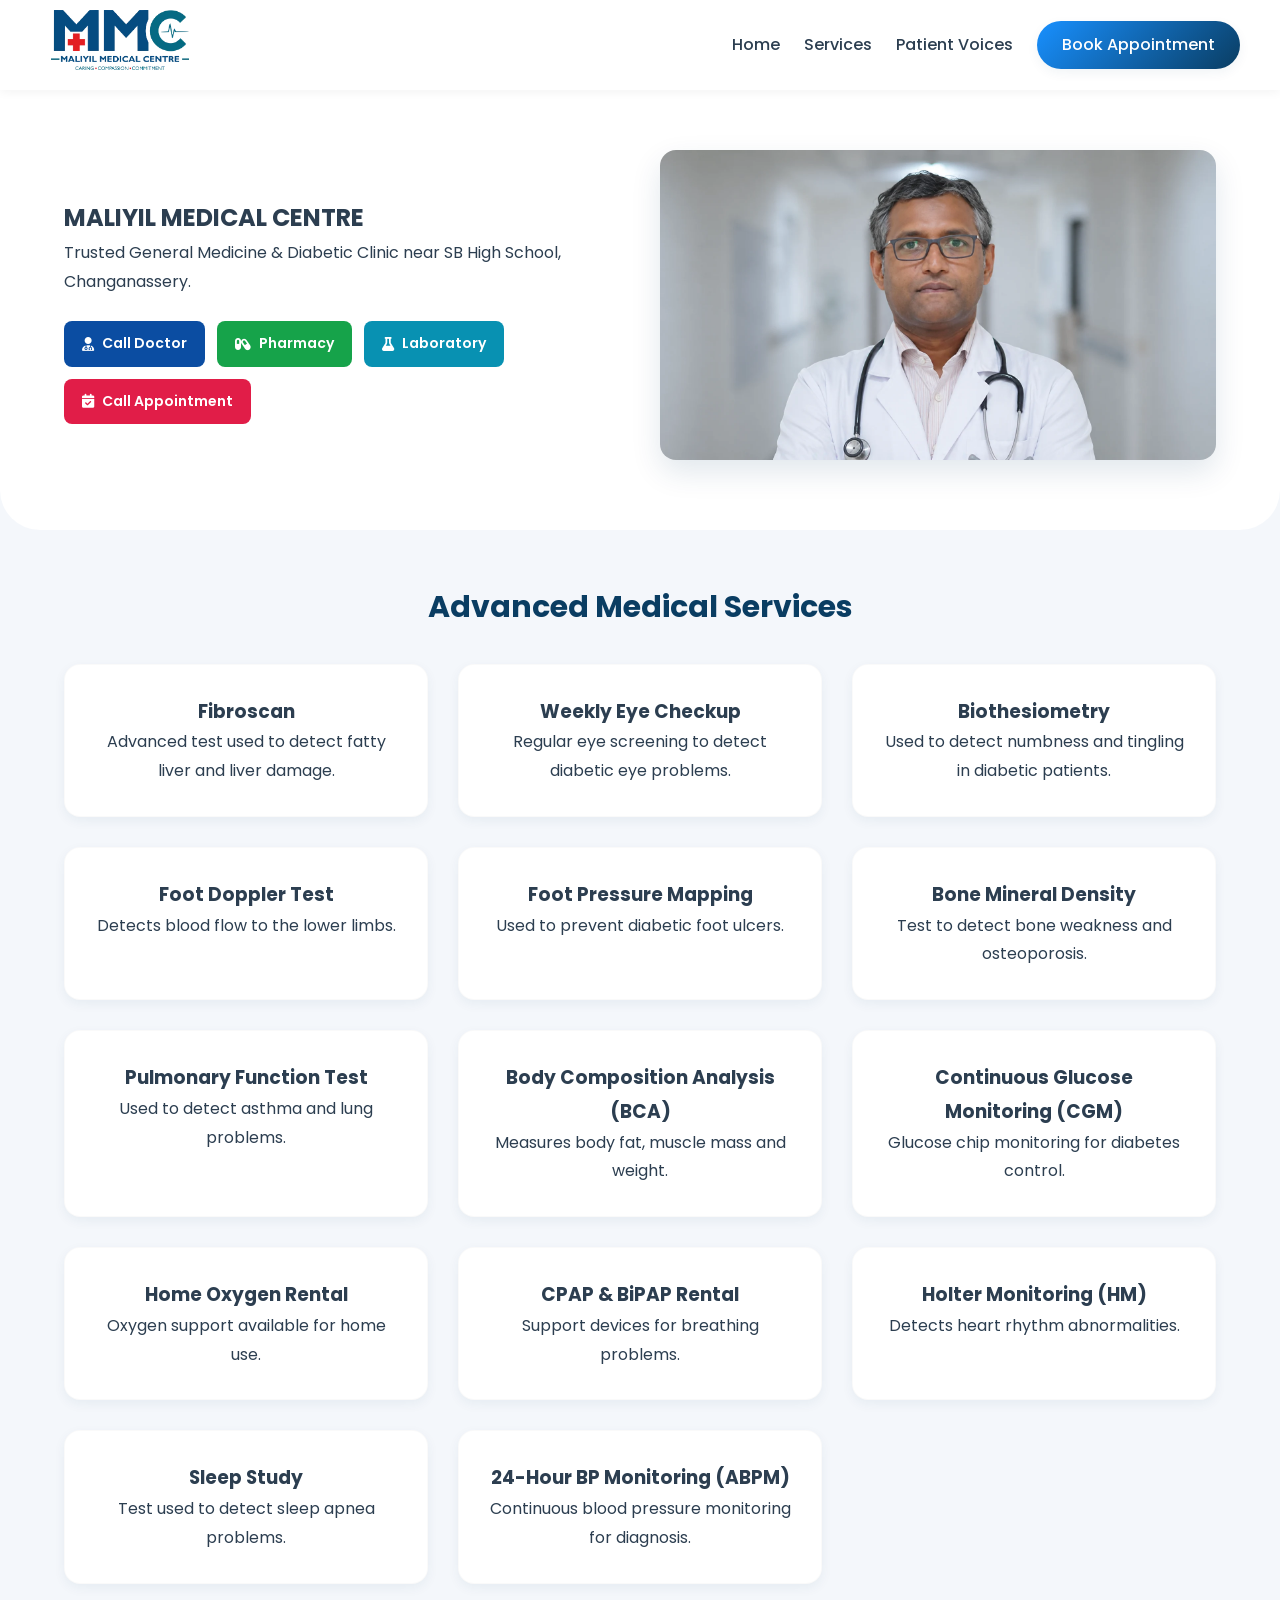
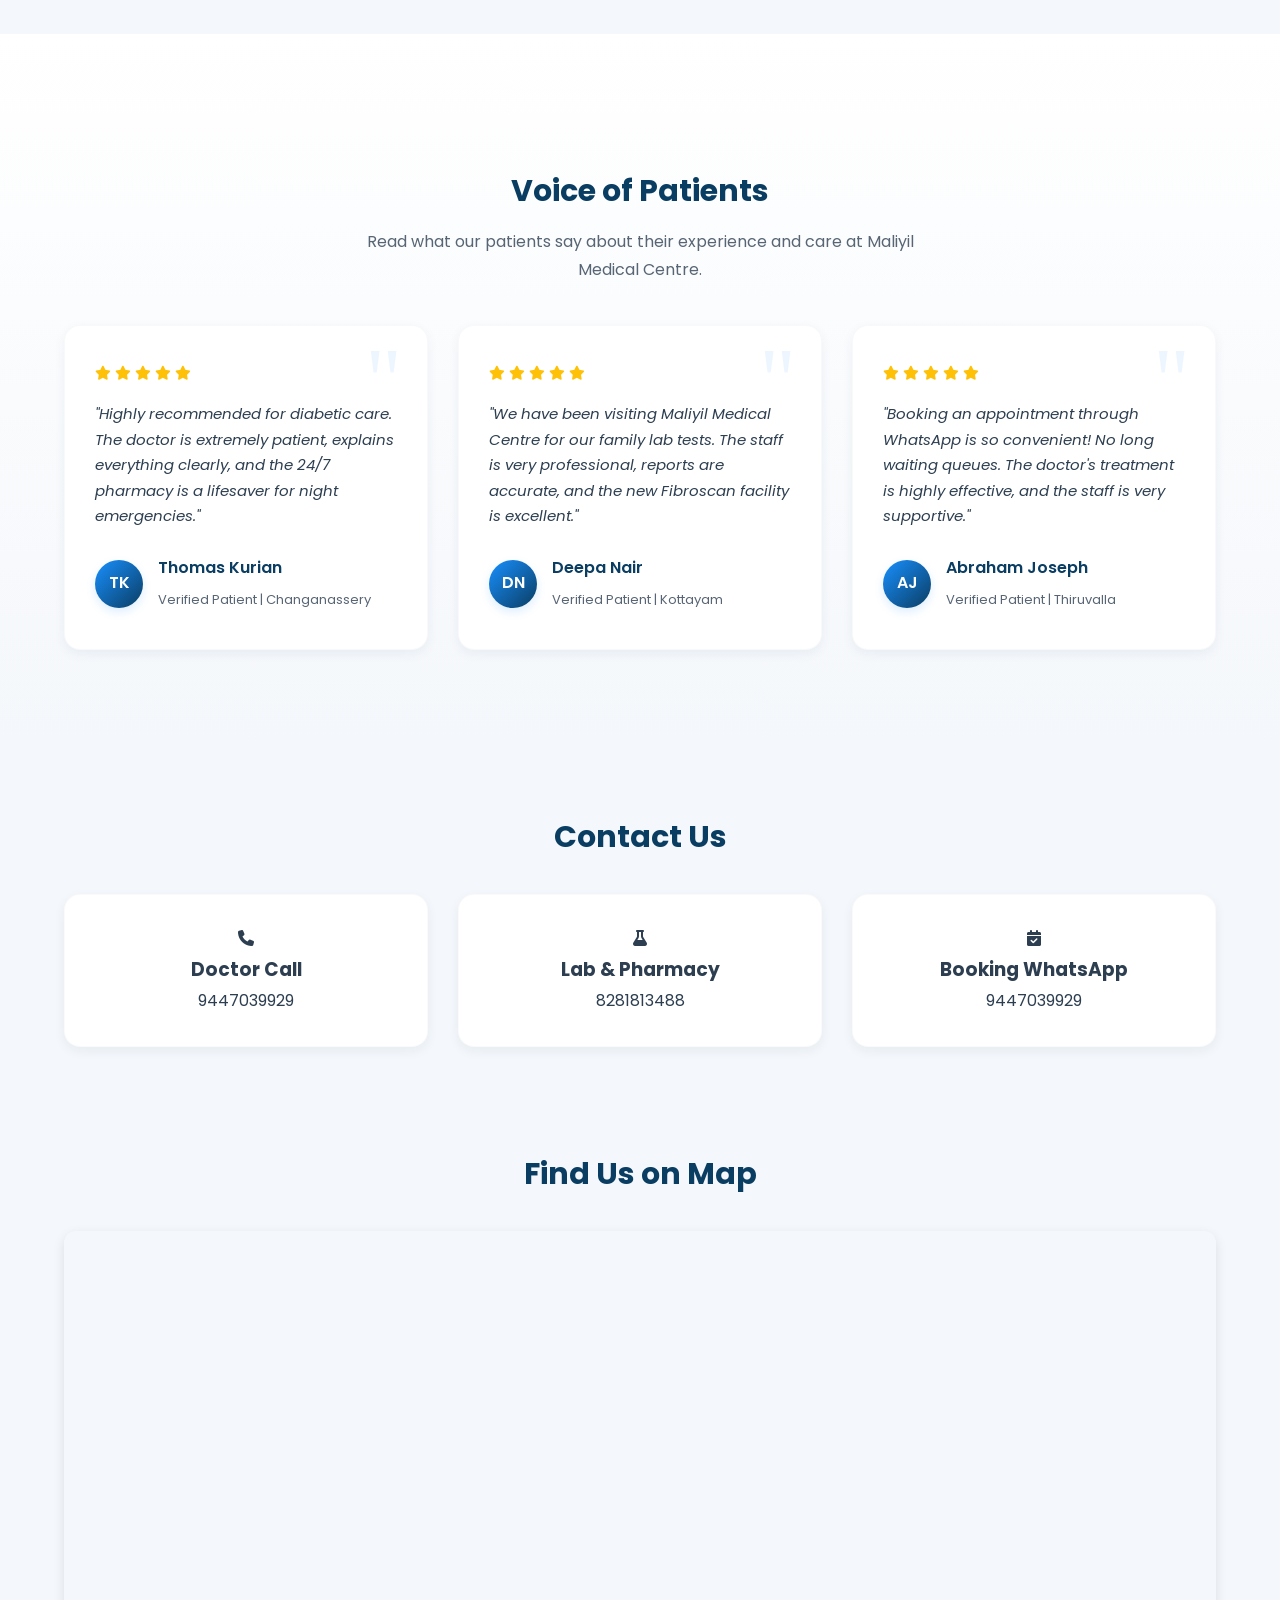
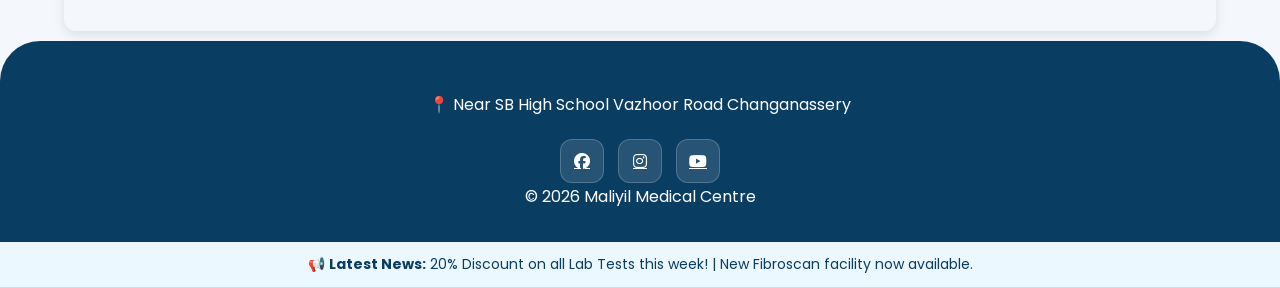
<file: index.html>
<!DOCTYPE html>
<html lang="en">

<head>

  <meta charset="UTF-8">
  <meta name="viewport" content="width=device-width, initial-scale=1.0">

  <title>Maliyil Medical Centre | Trusted Healthcare in Changanassery</title>
  <meta name="description"
    content="Maliyil Medical Centre in Changanassery offers expert medical treatments, advanced laboratory services, and a 24/7 pharmacy. Quality healthcare since 1991.">
  <meta name="keywords"
    content="Maliyil Medical Centre, Hospital in Changanassery, Lab services Kottayam, 24/7 Pharmacy Kerala, Medical clinic">

  <meta property="og:type" content="website">
  <meta property="og:url" content="https://maliyilmed.in/">
  <meta property="og:title" content="Maliyil Medical Centre | Trusted Healthcare">
  <meta property="og:description"
    content="Expert medical care, advanced lab, and 24/7 pharmacy services at Maliyil Medical Centre, Changanassery.">
  <meta property="og:image" content="https://maliyilmed.in/images/og-image.jpg">
  <link rel="stylesheet" href="style.css">

  <link href="https://fonts.googleapis.com/css2?family=Poppins:wght@300;400;500;600;700&display=swap" rel="stylesheet">

  <link rel="stylesheet" href="https://cdnjs.cloudflare.com/ajax/libs/font-awesome/6.5.0/css/all.min.css">
  <link rel="icon" type="image/png" href="images/favicon.png">
</head>

<body>

  <!-- HEADER -->

  <header class="header">

    <div class="container header-container">

      <!-- LOGO -->

      <div class="logo">
        <img src="images/logo.webp" alt="Maliyil Medical Centre" width="160" height="60">
      </div>

      <!-- MOBILE MENU BUTTON -->

      <div class="menu-toggle" id="menu-toggle">

        <i class="fa-solid fa-bars"></i>

      </div>

      <!-- NAVIGATION -->

      <nav class="nav" id="nav-menu">

        <a href="index.html">Home</a>

        <a href="services.html">Services</a>

        <a href="#testimonials">Patient Voices</a>

        <a href="contact.html" class="btn-main">
          Book Appointment
        </a>

      </nav>

    </div>

  </header>



  <!-- HERO SECTION -->

  <section class="hero">

    <div class="container hero-grid">

      <div>

        <h1>
          MALIYIL MEDICAL CENTRE
        </h1>

        <p>
          Trusted General Medicine & Diabetic Clinic
          near SB High School, Changanassery.
        </p>

        <div class="hero-buttons">

          <a href="tel:9447039929" class="call-btn doctor">
            <i class="fa-solid fa-user-doctor"></i>
            Call Doctor
          </a>

          <a href="tel:8281813488" class="call-btn pharmacy">
            <i class="fa-solid fa-capsules"></i>
            Pharmacy
          </a>

          <a href="tel:8281813488" class="call-btn lab">
            <i class="fa-solid fa-flask"></i>
            Laboratory
          </a>

          <a href="tel:9447039929" class="call-btn appointment">

            <i class="fa-solid fa-calendar-check"></i>
            Call Appointment

          </a>


        </div>

      </div>

      <div>

        <img src="images/doctor.webp" alt="Doctor Consultation">

      </div>

    </div>

  </section>



  <!-- TITLE -->

  <section class="services">

    <div class="container">

      <h2 class="section-title">

        Advanced Medical Services

      </h2>



      <div class="services-grid">

        <!-- Fibroscan -->

        <div class="service-card">

          <h3>Fibroscan</h3>

          <p>

            Advanced test used to detect
            fatty liver and liver damage.

          </p>

        </div>



        <!-- Eye Check -->

        <div class="service-card">

          <h3>Weekly Eye Checkup</h3>

          <p>

            Regular eye screening to
            detect diabetic eye problems.

          </p>

        </div>



        <!-- Biothesiometry -->

        <div class="service-card">

          <h3>Biothesiometry</h3>

          <p>

            Used to detect numbness
            and tingling in diabetic patients.

          </p>

        </div>



        <!-- Foot Doppler -->

        <div class="service-card">

          <h3>Foot Doppler Test</h3>

          <p>

            Detects blood flow to the
            lower limbs.

          </p>

        </div>



        <!-- Foot Pressure -->

        <div class="service-card">

          <h3>Foot Pressure Mapping</h3>

          <p>

            Used to prevent diabetic
            foot ulcers.

          </p>

        </div>



        <!-- Bone -->

        <div class="service-card">

          <h3>Bone Mineral Density</h3>

          <p>

            Test to detect bone weakness
            and osteoporosis.

          </p>

        </div>



        <!-- Pulmonary -->

        <div class="service-card">

          <h3>Pulmonary Function Test</h3>

          <p>

            Used to detect asthma
            and lung problems.

          </p>

        </div>



        <!-- Body Composition -->

        <div class="service-card">

          <h3>Body Composition Analysis (BCA)</h3>

          <p>

            Measures body fat,
            muscle mass and weight.

          </p>

        </div>



        <!-- CGM -->

        <div class="service-card">

          <h3>Continuous Glucose Monitoring (CGM)</h3>

          <p>

            Glucose chip monitoring
            for diabetes control.

          </p>

        </div>



        <!-- Oxygen -->

        <div class="service-card">

          <h3>Home Oxygen Rental</h3>

          <p>

            Oxygen support available
            for home use.

          </p>

        </div>



        <!-- CPAP -->

        <div class="service-card">

          <h3>CPAP & BiPAP Rental</h3>

          <p>

            Support devices for
            breathing problems.

          </p>

        </div>



        <!-- Holter -->

        <div class="service-card">

          <h3>Holter Monitoring (HM)</h3>

          <p>

            Detects heart rhythm
            abnormalities.

          </p>

        </div>



        <!-- Sleep Study -->

        <div class="service-card">

          <h3>Sleep Study</h3>

          <p>

            Test used to detect
            sleep apnea problems.

          </p>

        </div>



        <!-- ABPM -->

        <div class="service-card">

          <h3>24-Hour BP Monitoring (ABPM)</h3>

          <p>

            Continuous blood pressure
            monitoring for diagnosis.

          </p>

        </div>



      </div>

    </div>

  </section>

  <!-- VOICE OF PATIENTS (TESTIMONIALS) -->
  <section class="testimonials" id="testimonials">
    <div class="container">
      <h2 class="section-title">Voice of Patients</h2>
      <p class="testimonials-subtitle">
        Read what our patients say about their experience and care at Maliyil Medical Centre.
      </p>

      <div class="testimonials-grid">
        <!-- Testimonial 1 -->
        <div class="testimonial-card">
          <div>
            <div class="testimonial-stars">
              <i class="fa-solid fa-star"></i>
              <i class="fa-solid fa-star"></i>
              <i class="fa-solid fa-star"></i>
              <i class="fa-solid fa-star"></i>
              <i class="fa-solid fa-star"></i>
            </div>
            <p class="testimonial-text">
              "Highly recommended for diabetic care. The doctor is extremely patient, explains everything clearly, and the 24/7 pharmacy is a lifesaver for night emergencies."
            </p>
          </div>
          <div class="testimonial-user">
            <div class="testimonial-avatar">TK</div>
            <div class="testimonial-info">
              <h4>Thomas Kurian</h4>
              <span>Verified Patient | Changanassery</span>
            </div>
          </div>
        </div>

        <!-- Testimonial 2 -->
        <div class="testimonial-card">
          <div>
            <div class="testimonial-stars">
              <i class="fa-solid fa-star"></i>
              <i class="fa-solid fa-star"></i>
              <i class="fa-solid fa-star"></i>
              <i class="fa-solid fa-star"></i>
              <i class="fa-solid fa-star"></i>
            </div>
            <p class="testimonial-text">
              "We have been visiting Maliyil Medical Centre for our family lab tests. The staff is very professional, reports are accurate, and the new Fibroscan facility is excellent."
            </p>
          </div>
          <div class="testimonial-user">
            <div class="testimonial-avatar">DN</div>
            <div class="testimonial-info">
              <h4>Deepa Nair</h4>
              <span>Verified Patient | Kottayam</span>
            </div>
          </div>
        </div>

        <!-- Testimonial 3 -->
        <div class="testimonial-card">
          <div>
            <div class="testimonial-stars">
              <i class="fa-solid fa-star"></i>
              <i class="fa-solid fa-star"></i>
              <i class="fa-solid fa-star"></i>
              <i class="fa-solid fa-star"></i>
              <i class="fa-solid fa-star"></i>
            </div>
            <p class="testimonial-text">
              "Booking an appointment through WhatsApp is so convenient! No long waiting queues. The doctor's treatment is highly effective, and the staff is very supportive."
            </p>
          </div>
          <div class="testimonial-user">
            <div class="testimonial-avatar">AJ</div>
            <div class="testimonial-info">
              <h4>Abraham Joseph</h4>
              <span>Verified Patient | Thiruvalla</span>
            </div>
          </div>
        </div>
      </div>
    </div>
  </section>

  <!-- CONTACT QUICK -->

  <section class="contact">

    <div class="container">

      <h2 class="section-title">

        Contact Us

      </h2>

      <div class="contact-grid">

        <div class="contact-card">

          <i class="fa-solid fa-phone"></i>

          <h3>Doctor Call</h3>

          <p>

            9447039929

          </p>

        </div>



        <div class="contact-card">

          <i class="fa-solid fa-flask"></i>

          <h3>Lab & Pharmacy</h3>

          <p>

            8281813488

          </p>

        </div>



        <div class="contact-card">

          <i class="fa-solid fa-calendar-check"></i>

          <h3>Booking WhatsApp</h3>

          <p>

            9447039929

          </p>

        </div>

      </div>

      <div style="margin-top:50px;">

        <h2 class="section-title">Find Us on Map</h2>

        <iframe
          src="https://www.google.com/maps/embed?pb=!1m14!1m8!1m3!1d1099.1282181165736!2d76.5483012987372!3d9.453321953961831!3m2!1i1024!2i768!4f13.1!3m3!1m2!1s0x3b0625fd7ff3248b%3A0x5011b2dc73ebc284!2sMaliyil%20Medical%20centre!5e1!3m2!1sen!2sin!4v1778557813801!5m2!1sen!2sin"
          width="100%" height="400" style="border:0; border-radius: 12px; box-shadow: 0 4px 12px rgba(0,0,0,0.1);"
          allowfullscreen="" loading="lazy"></iframe>

      </div>

    </div>

  </section>



  <!-- FOOTER -->

  <footer class="footer">

    <div class="container">

      <p>

        📍 Near SB High School
        Vazhoor Road
        Changanassery

      </p>



      <div class="footer-social">

        <a href="#">
          <i class="fab fa-facebook"></i>
        </a>

        <a href="#">
          <i class="fab fa-instagram"></i>
        </a>

        <a href="#">
          <i class="fab fa-youtube"></i>
        </a>

      </div>



      <p>

        © 2026 Maliyil Medical Centre

      </p>

    </div>

  </footer>

  <div class="news-ticker">
    <p>📢 <b>Latest News:</b> 20% Discount on all Lab Tests this week! | New Fibroscan facility now available.</p>
  </div>
  <script src="script.js"></script></body>

</html>
</file>
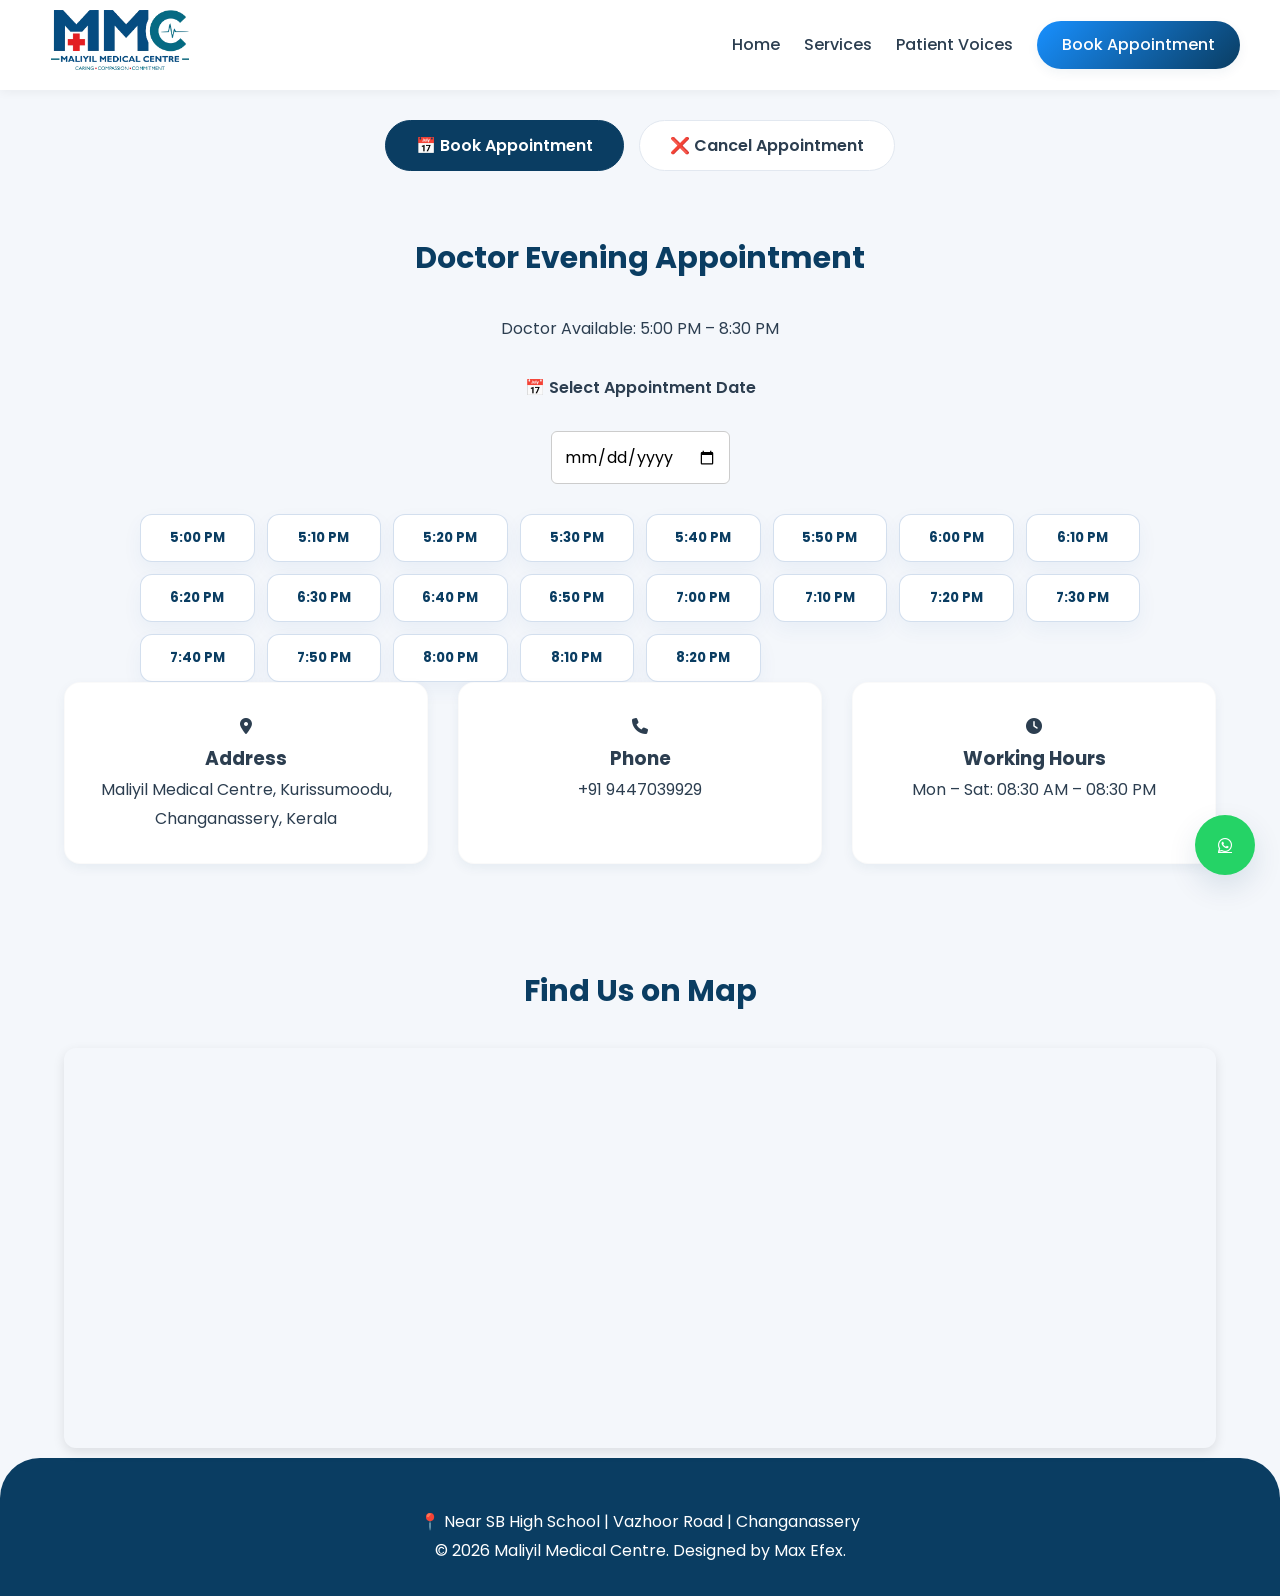
<file: contact.html>
<!DOCTYPE html>
<html lang="en">

<head>
  <meta charset="UTF-8">
  <meta name="viewport" content="width=device-width, initial-scale=1.0">
  <title>Contact & Book Appointment | Maliyil Medical Centre</title>

  <meta name="description"
    content="Book an appointment at Maliyil Medical Centre, Changanassery. Expert diabetic care, lab services, and 24/7 pharmacy.">

  <link rel="stylesheet" href="style.css">
  <link href="https://fonts.googleapis.com/css2?family=Poppins:wght@300;400;500;600;700&display=swap" rel="stylesheet">
  <link rel="stylesheet" href="https://cdnjs.cloudflare.com/ajax/libs/font-awesome/6.5.0/css/all.min.css">
  <link rel="icon" type="image/png" href="images/favicon.png">
</head>

<body>

  <header class="header">
    <div class="container header-container">
      <div class="logo">
        <a href="index.html">
          <img src="images/logo.webp" alt="Maliyil Medical Centre" width="160" height="60">
        </a>
      </div>

      <div class="menu-toggle" id="menu-toggle">
        <i class="fa-solid fa-bars"></i>
      </div>

      <nav class="nav" id="nav-menu">
        <a href="index.html">Home</a>
        <a href="services.html">Services</a>
        <a href="index.html#testimonials">Patient Voices</a>
        <a href="contact.html" class="btn-main">Book Appointment</a>
      </nav>
    </div>
  </header>

  <!-- TAB NAVIGATION -->
  <div class="tab-container" style="margin-top: 30px;">
    <button id="btn-book-tab" class="tab-btn active" onclick="switchTab('book-tab')">📅 Book Appointment</button>
    <button id="btn-cancel-tab" class="tab-btn" onclick="switchTab('cancel-tab')">❌ Cancel Appointment</button>
  </div>

  <!-- BOOKING TAB CONTENT -->
  <div id="book-tab" class="tab-content active">
    <!-- DOCTOR APPOINTMENT SLOTS -->
    <section class="services" style="padding-top: 20px;">
      <div class="container">
        <h2 class="section-title" style="margin-top: 10px;">Doctor Evening Appointment</h2>

        <p style="text-align:center; margin-bottom:30px;">
          Doctor Available: 5:00 PM – 8:30 PM
        </p>

        <div style="text-align:center; margin-bottom:25px;">
          <label style="font-weight:600;">
            📅 Select Appointment Date
          </label>
          <br><br>
          <input type="date" id="appointmentDate" style="
            padding:12px;
            font-size:16px;
            border-radius:6px;
            border:1px solid #ccc;
          " onchange="loadBookedSlots()">
        </div>

        <div id="slotsLoader" class="spinner-container" style="display:none;">
          <div class="spinner"></div>
          <p>Checking slot availability...</p>
        </div>

        <div class="slots-grid" id="slotsGrid">
          <!-- Slots will be rendered dynamically or initialized statics -->
          <button class="slot-btn" onclick="openBookingModal('5:00 PM')">5:00 PM</button>
          <button class="slot-btn" onclick="openBookingModal('5:10 PM')">5:10 PM</button>
          <button class="slot-btn" onclick="openBookingModal('5:20 PM')">5:20 PM</button>
          <button class="slot-btn" onclick="openBookingModal('5:30 PM')">5:30 PM</button>
          <button class="slot-btn" onclick="openBookingModal('5:40 PM')">5:40 PM</button>
          <button class="slot-btn" onclick="openBookingModal('5:50 PM')">5:50 PM</button>
          <button class="slot-btn" onclick="openBookingModal('6:00 PM')">6:00 PM</button>
          <button class="slot-btn" onclick="openBookingModal('6:10 PM')">6:10 PM</button>
          <button class="slot-btn" onclick="openBookingModal('6:20 PM')">6:20 PM</button>
          <button class="slot-btn" onclick="openBookingModal('6:30 PM')">6:30 PM</button>
          <button class="slot-btn" onclick="openBookingModal('6:40 PM')">6:40 PM</button>
          <button class="slot-btn" onclick="openBookingModal('6:50 PM')">6:50 PM</button>
          <button class="slot-btn" onclick="openBookingModal('7:00 PM')">7:00 PM</button>
          <button class="slot-btn" onclick="openBookingModal('7:10 PM')">7:10 PM</button>
          <button class="slot-btn" onclick="openBookingModal('7:20 PM')">7:20 PM</button>
          <button class="slot-btn" onclick="openBookingModal('7:30 PM')">7:30 PM</button>
          <button class="slot-btn" onclick="openBookingModal('7:40 PM')">7:40 PM</button>
          <button class="slot-btn" onclick="openBookingModal('7:50 PM')">7:50 PM</button>
          <button class="slot-btn" onclick="openBookingModal('8:00 PM')">8:00 PM</button>
          <button class="slot-btn" onclick="openBookingModal('8:10 PM')">8:10 PM</button>
          <button class="slot-btn" onclick="openBookingModal('8:20 PM')">8:20 PM</button>
        </div>
      </div>
    </section>


  </div>

  <!-- CANCELLATION TAB CONTENT -->
  <div id="cancel-tab" class="tab-content">
    <section class="services" style="padding-top: 20px;">
      <div class="container">
        <h2 class="section-title" style="margin-top: 10px;">Cancel Appointment</h2>
        <div class="booking-widget" style="max-width: 500px; margin: auto;">
          <form class="contact-form" onsubmit="submitPatientCancellation(event)">
            <div class="form-row" style="grid-template-columns: 1fr; margin-bottom:15px;">
              <label style="font-weight:600;">📅 Appointment Date</label>
              <input type="date" id="cancelDate" required>
            </div>
            
            <div class="form-row" style="grid-template-columns: 1fr; margin-bottom:15px;">
              <label style="font-weight:600;">📱 WhatsApp Number</label>
              <input type="tel" id="cancelPhone" placeholder="Enter phone number booked with *" required>
            </div>

            <div class="form-row" style="grid-template-columns: 1fr; margin-bottom:20px;">
              <label style="font-weight:600;">⏰ Booked Slot to Cancel</label>
              <select id="cancelTime" required>
                <option value="" disabled selected>Select the slot to cancel *</option>
                <option value="5:00 PM">5:00 PM</option>
                <option value="5:10 PM">5:10 PM</option>
                <option value="5:20 PM">5:20 PM</option>
                <option value="5:30 PM">5:30 PM</option>
                <option value="5:40 PM">5:40 PM</option>
                <option value="5:50 PM">5:50 PM</option>
                <option value="6:00 PM">6:00 PM</option>
                <option value="6:10 PM">6:10 PM</option>
                <option value="6:20 PM">6:20 PM</option>
                <option value="6:30 PM">6:30 PM</option>
                <option value="6:40 PM">6:40 PM</option>
                <option value="6:50 PM">6:50 PM</option>
                <option value="7:00 PM">7:00 PM</option>
                <option value="7:10 PM">7:10 PM</option>
                <option value="7:20 PM">7:20 PM</option>
                <option value="7:30 PM">7:30 PM</option>
                <option value="7:40 PM">7:40 PM</option>
                <option value="7:50 PM">7:50 PM</option>
                <option value="8:00 PM">8:00 PM</option>
                <option value="8:10 PM">8:10 PM</option>
                <option value="8:20 PM">8:20 PM</option>
              </select>
            </div>

            <div id="cancelLoading" style="display:none; text-align:center; margin-bottom:15px;">
              <div class="spinner" style="margin:auto;"></div>
              <p style="margin-top:10px; font-size:14px; color:var(--text-muted);">Processing cancellation...</p>
            </div>

            <button type="submit" id="btnCancelSubmit" class="btn-submit" style="background:#e74c3c;">Request Cancellation</button>
          </form>
        </div>
      </div>
    </section>
  </div>

  <!-- BOOKING MODAL -->
  <div id="bookingModal" class="modal-overlay">
    <div class="modal-content">
      <span class="modal-close" onclick="closeModal()">&times;</span>
      <h3 style="color:var(--primary-blue); margin-bottom:20px;">Complete Your Booking</h3>
      <p id="modalSelectedDetails" style="font-weight:600; margin-bottom:20px; color:var(--accent-blue);"></p>
      
      <form class="contact-form" onsubmit="submitPatientBooking(event)">
        <input type="hidden" id="modalDate">
        <input type="hidden" id="modalTime">

        <div class="form-row" style="grid-template-columns: 1fr; margin-bottom: 15px;">
          <input type="text" id="modalName" placeholder="Patient Full Name *" required>
        </div>
        
        <div class="form-row" style="grid-template-columns: 1fr; margin-bottom: 15px;">
          <input type="tel" id="modalPhone" placeholder="WhatsApp Number *" required>
        </div>
        
        <div class="form-row" style="grid-template-columns: 1fr; margin-bottom: 15px;">
          <select id="modalService" required>
            <option value="" disabled selected>Select Service Required *</option>
            <option value="Doctor Consultancy">👨‍⚕️ Doctor Consultancy</option>
            <option value="Lab Test">🧪 Laboratory Test</option>
            <option value="Pharmacy">💊 Pharmacy Medicines</option>
          </select>
        </div>
        
        <div class="form-row" style="grid-template-columns: 1fr; margin-bottom: 15px;">
          <textarea id="modalDetails" placeholder="Specific symptoms or details (optional)"></textarea>
        </div>
        
        <div class="form-row" style="grid-template-columns: 1fr; margin-bottom: 15px;">
          <label style="display: flex; align-items: center; gap: 8px; font-weight: 500; font-size: 14px; color: var(--text-main); cursor: pointer; user-select: none;">
            <input type="checkbox" id="modalVoiceBooking" style="width: 18px; height: 18px; cursor: pointer; margin: 0;">
            <span>🎤 Include patient's voice booking note (callin)</span>
          </label>
        </div>
        
        <div id="modalLoading" style="display:none; text-align:center; margin-bottom: 15px;">
          <div class="spinner" style="margin:auto;"></div>
          <p style="margin-top:10px; font-size:14px; color:var(--text-muted);">Securing your slot...</p>
        </div>
        
        <button type="submit" id="btnModalSubmit" class="btn-submit">Confirm & Message WhatsApp</button>
      </form>
    </div>
  </div>

  <section class="contact">
    <div class="container">
      <div class="contact-grid">
        <div class="contact-card">
          <i class="fa-solid fa-location-dot"></i>
          <h3>Address</h3>
          <p>Maliyil Medical Centre, Kurissumoodu, Changanassery, Kerala</p>
        </div>

        <div class="contact-card">
          <i class="fa-solid fa-phone"></i>
          <h3>Phone</h3>
          <p>+91 9447039929</p>
        </div>

        <div class="contact-card">
          <i class="fa-solid fa-clock"></i>
          <h3>Working Hours</h3>
          <p>Mon – Sat: 08:30 AM – 08:30 PM</p>
        </div>
      </div>

      <div style="margin-top:50px;">
        <h2 class="section-title">Find Us on Map</h2>
        <iframe
          src="https://www.google.com/maps/embed?pb=!1m14!1m8!1m3!1d1099.1282181165736!2d76.5483012987372!3d9.453321953961831!3m2!1i1024!2i768!4f13.1!3m3!1m2!1s0x3b0625fd7ff3248b%3A0x5011b2dc73ebc284!2sMaliyil%20Medical%20centre!5e1!3m2!1sen!2sin!4v1778557813801!5m2!1sen!2sin"
          width="100%" height="400" style="border:0; border-radius: 12px; box-shadow: 0 4px 12px rgba(0,0,0,0.1);"
          allowfullscreen="" loading="lazy"></iframe>
      </div>
    </div>
  </section>

  <footer class="footer">
    <div class="container">
      <p>📍 Near SB High School | Vazhoor Road | Changanassery</p>
      <p>© 2026 Maliyil Medical Centre. Designed by Max Efex.</p>
    </div>
  </footer>

  <a href="https://wa.me/919447039929" class="whatsapp-float" target="_blank">
    <i class="fab fa-whatsapp"></i>
  </a>

  <script>
    // ============================================================
    // CONFIGURATION & AUTO-DETECTION
    // ============================================================
    const DEV_SCRIPT_URL = 'https://script.google.com/macros/s/AKfycbz_8PsBZ4qFAZE_f8cM8-s4jaybIe0Dv-fP29QgFlVZVTuGvbfCbk1pWtmrIN6LNSEv/exec';
    const PROD_SCRIPT_URL = 'https://script.google.com/macros/s/AKfycbxTXMqMBtB0ciMwHfiOceKQQYG_JHQGaiROuXLaY1gmXRvKQWIiF4f_558y7ItCs9UIEA/exec';

    const IS_DEV = window.location.hostname === 'localhost' || 
                   window.location.hostname === '127.0.0.1' || 
                   window.location.pathname.includes('/dev/');

    const SCRIPT_URL = IS_DEV ? DEV_SCRIPT_URL : PROD_SCRIPT_URL;

    // Mobile Menu Toggle
    const toggle = document.getElementById("menu-toggle");
    const nav = document.getElementById("nav-menu");
    if (toggle) {
      toggle.addEventListener("click", function () {
        nav.classList.toggle("active");
      });
    }

    // Set minimum date to today for date pickers
    const today = new Date().toISOString().split('T')[0];
    document.getElementById('appointmentDate').min = today;
    document.getElementById('bookDate').min = today;
    document.getElementById('cancelDate').min = today;

    // Set default date to today
    document.getElementById('appointmentDate').value = today;
    loadBookedSlots();

    // Auto-populate cancellation phone if exists
    const savedPhone = localStorage.getItem('patient_phone');
    if (savedPhone) {
      document.getElementById('cancelPhone').value = savedPhone;
    }

    // ============================================================
    // TAB NAVIGATION
    // ============================================================
    function switchTab(tabId) {
      document.querySelectorAll('.tab-content').forEach(el => el.classList.remove('active'));
      document.querySelectorAll('.tab-btn').forEach(el => el.classList.remove('active'));

      document.getElementById(tabId).classList.add('active');
      if (tabId === 'book-tab') {
        document.getElementById('btn-book-tab').classList.add('active');
      } else {
        document.getElementById('btn-cancel-tab').classList.add('active');
      }
    }

    // ============================================================
    // REAL-TIME SLOT AVAILABILITY CHECK
    // ============================================================
    function loadBookedSlots() {
      const selectedDate = document.getElementById('appointmentDate').value;
      if (!selectedDate) return;

      const grid = document.getElementById('slotsGrid');
      const loader = document.getElementById('slotsLoader');

      grid.style.opacity = '0.3';
      grid.style.pointerEvents = 'none';
      loader.style.display = 'flex';

      fetch(`${SCRIPT_URL}?action=getSlots&date=${selectedDate}`)
        .then(response => response.json())
        .then(res => {
          if (res.status === 'success') {
            const bookedSlots = res.data || [];
            
            // Loop through all buttons in slotsGrid
            const buttons = grid.getElementsByClassName('slot-btn');
            for (let btn of buttons) {
              const timeText = btn.textContent.trim();
              if (bookedSlots.includes(timeText)) {
                btn.classList.add('disabled');
                btn.disabled = true;
              } else {
                btn.classList.remove('disabled');
                btn.disabled = false;
              }
            }
          }
        })
        .catch(err => console.error("Error fetching slots:", err))
        .finally(() => {
          grid.style.opacity = '1';
          grid.style.pointerEvents = 'auto';
          loader.style.display = 'none';
        });
    }

    // ============================================================
    // BOOKING DIALOG MODAL FLOW
    // ============================================================
    function openBookingModal(time) {
      const date = document.getElementById('appointmentDate').value;
      if (!date) {
        alert("Please select a date first.");
        return;
      }
      document.getElementById('modalDate').value = date;
      document.getElementById('modalTime').value = time;
      
      const formattedDate = new Date(date).toLocaleDateString('en-US', { weekday: 'long', year: 'numeric', month: 'long', day: 'numeric' });
      document.getElementById('modalSelectedDetails').textContent = `📅 ${formattedDate} at ⏰ ${time}`;
      
      // Auto-populate booking phone if exists
      const savedPhone = localStorage.getItem('patient_phone');
      if (savedPhone) {
        document.getElementById('modalPhone').value = savedPhone;
      }
      // Reset voice booking checkbox
      const voiceCheck = document.getElementById('modalVoiceBooking');
      if (voiceCheck) voiceCheck.checked = false;

      document.getElementById('bookingModal').classList.add('active');
    }

    function closeModal() {
      document.getElementById('bookingModal').classList.remove('active');
    }

    // Submission from Modal Form (Evening Slots)
    function submitPatientBooking(event) {
      event.preventDefault();
      
      const date = document.getElementById('modalDate').value;
      const time = document.getElementById('modalTime').value;
      const name = document.getElementById('modalName').value;
      const phone = document.getElementById('modalPhone').value;
      const service = document.getElementById('modalService').value;
      const details = document.getElementById('modalDetails').value;
      const voiceBookingChecked = document.getElementById('modalVoiceBooking').checked;

      // Save phone number automatically
      localStorage.setItem('patient_phone', phone);
      const cancelPhoneEl = document.getElementById('cancelPhone');
      if (cancelPhoneEl) cancelPhoneEl.value = phone;

      const loader = document.getElementById('modalLoading');
      const submitBtn = document.getElementById('btnModalSubmit');

      loader.style.display = 'block';
      submitBtn.style.display = 'none';

      // Append 'callin' if voice booking requested
      let finalDetails = details;
      if (voiceBookingChecked) {
        finalDetails = details ? `${details} (callin)` : 'callin';
      }

      const payload = {
        action: 'book',
        date: date,
        time: time,
        name: name,
        phone: phone,
        service: service,
        details: finalDetails
      };

      fetch(SCRIPT_URL, {
        method: 'POST',
        mode: 'no-cors', // standard for Apps Script to avoid CORS preflight blocks
        headers: { 'Content-Type': 'application/json' },
        body: JSON.stringify(payload)
      })
      .then(() => {
        // Since no-cors hides the response, we assume success
        alert("Slot requested in database! Opening WhatsApp to send confirmation message.");
        closeModal();
        loadBookedSlots(); // refresh grid

        // Clear modal form
        document.getElementById('modalName').value = '';
        document.getElementById('modalPhone').value = '';
        document.getElementById('modalService').selectedIndex = 0;
        document.getElementById('modalDetails').value = '';

        // Redirect to WhatsApp
        const msg = `*Maliyil Medical Centre - Evening Appointment*%0A%0A` +
          `*Patient:* ${name}%0A` +
          `*Service:* ${service}%0A` +
          `*WhatsApp:* ${phone}%0A` +
          `*Date:* ${date}%0A` +
          `*Slot:* ${time}%0A` +
          `*Details:* ${finalDetails}`;
        window.open(`https://wa.me/919447039929?text=${msg}`, '_blank');
      })
      .catch(err => {
        alert("An error occurred. Please try again.");
        console.error(err);
      })
      .finally(() => {
        loader.style.display = 'none';
        submitBtn.style.display = 'block';
      });
    }



    // ============================================================
    // CLIENT CANCELLATION FLOW
    // ============================================================
    function submitPatientCancellation(event) {
      event.preventDefault();

      const date = document.getElementById('cancelDate').value;
      const phone = document.getElementById('cancelPhone').value;
      const time = document.getElementById('cancelTime').value;

      if (!date || !phone || !time) {
        alert("Please fill in all details.");
        return;
      }

      // Save phone number automatically
      localStorage.setItem('patient_phone', phone);

      const loader = document.getElementById('cancelLoading');
      const submitBtn = document.getElementById('btnCancelSubmit');

      loader.style.display = 'block';
      submitBtn.style.display = 'none';

      const payload = {
        action: 'cancel',
        date: date,
        phone: phone,
        time: time
      };

      fetch(SCRIPT_URL, {
        method: 'POST',
        mode: 'no-cors',
        headers: { 'Content-Type': 'application/json' },
        body: JSON.stringify(payload)
      })
      .then(() => {
        alert("Cancellation request sent! If matching booking existed, it has been marked as Cancelled.");
        
        // Clear fields
        document.getElementById('cancelPhone').value = '';
        document.getElementById('cancelTime').selectedIndex = 0;
        loadBookedSlots(); // Refresh grid
      })
      .catch(err => {
        alert("An error occurred. Please check details and try again.");
        console.error(err);
      })
      .finally(() => {
        loader.style.display = 'none';
        submitBtn.style.display = 'block';
      });
    }
  </script>
</body>

</html>
</file>
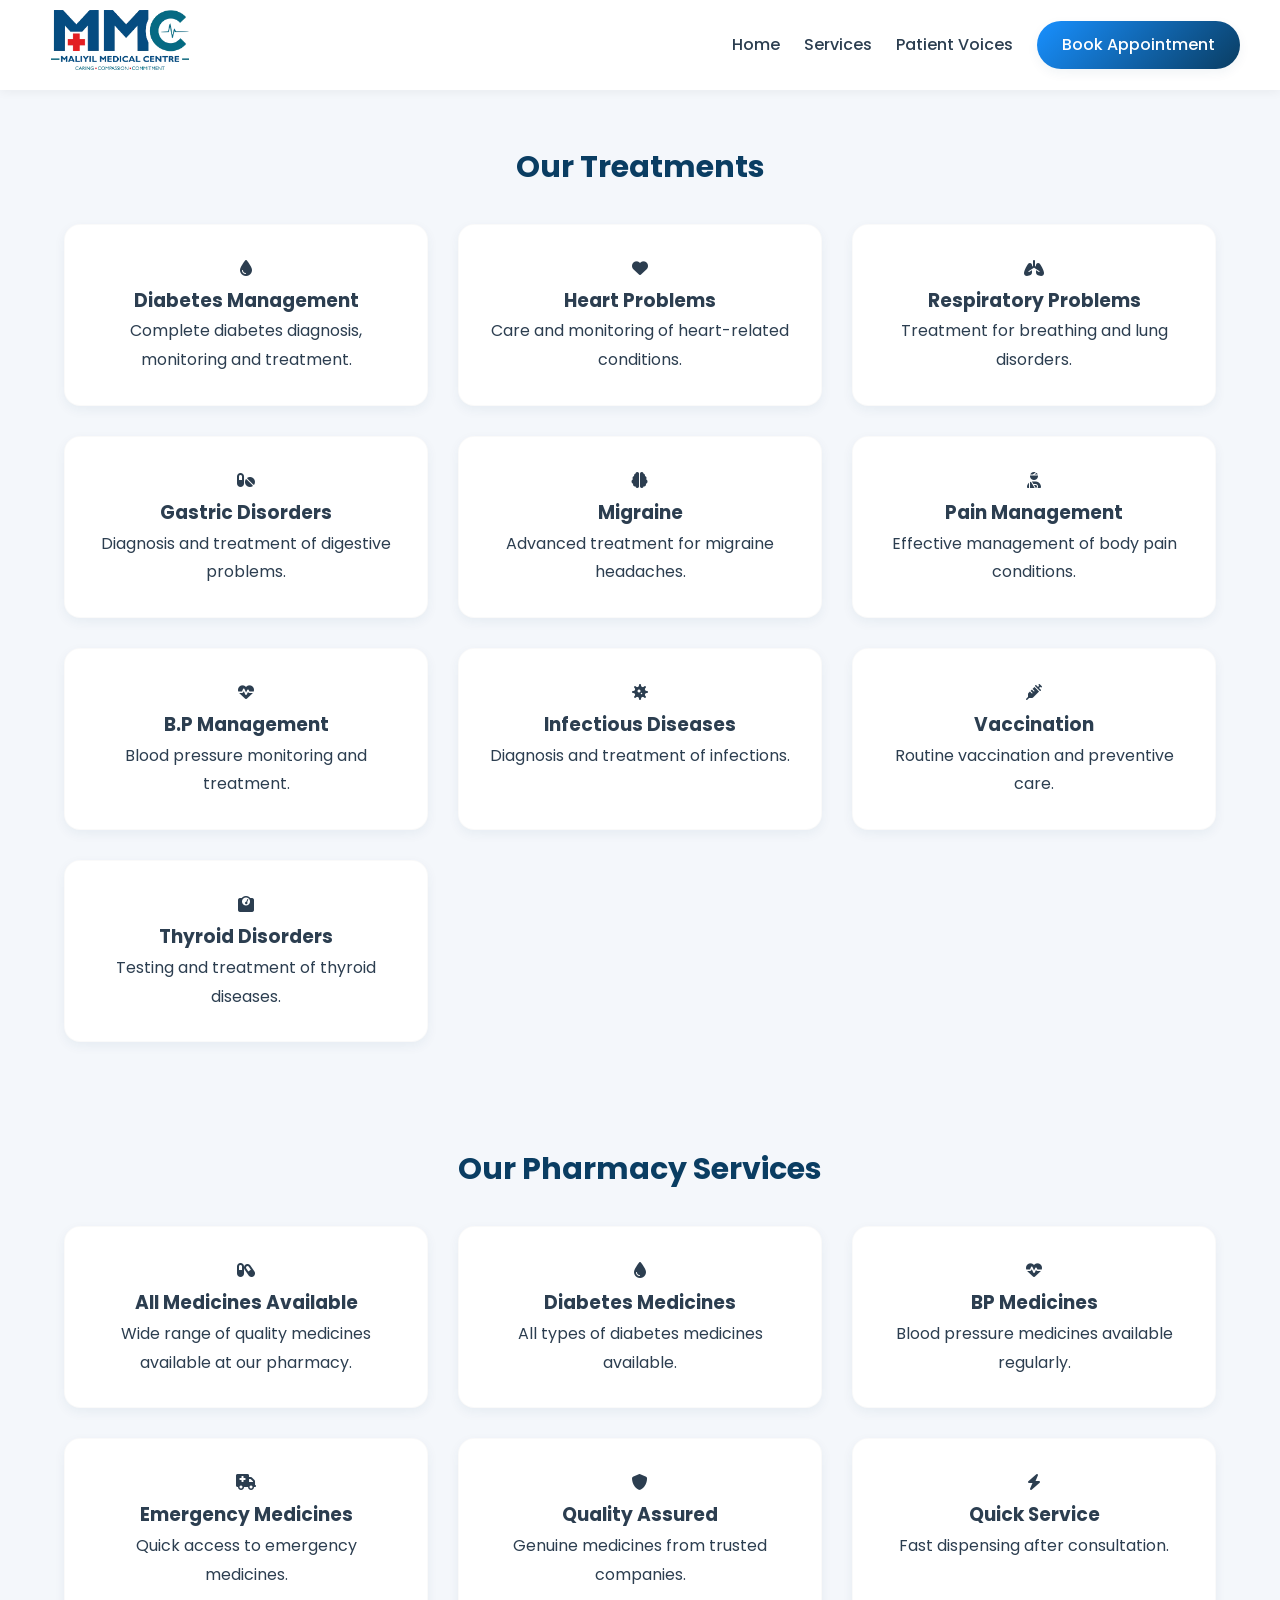
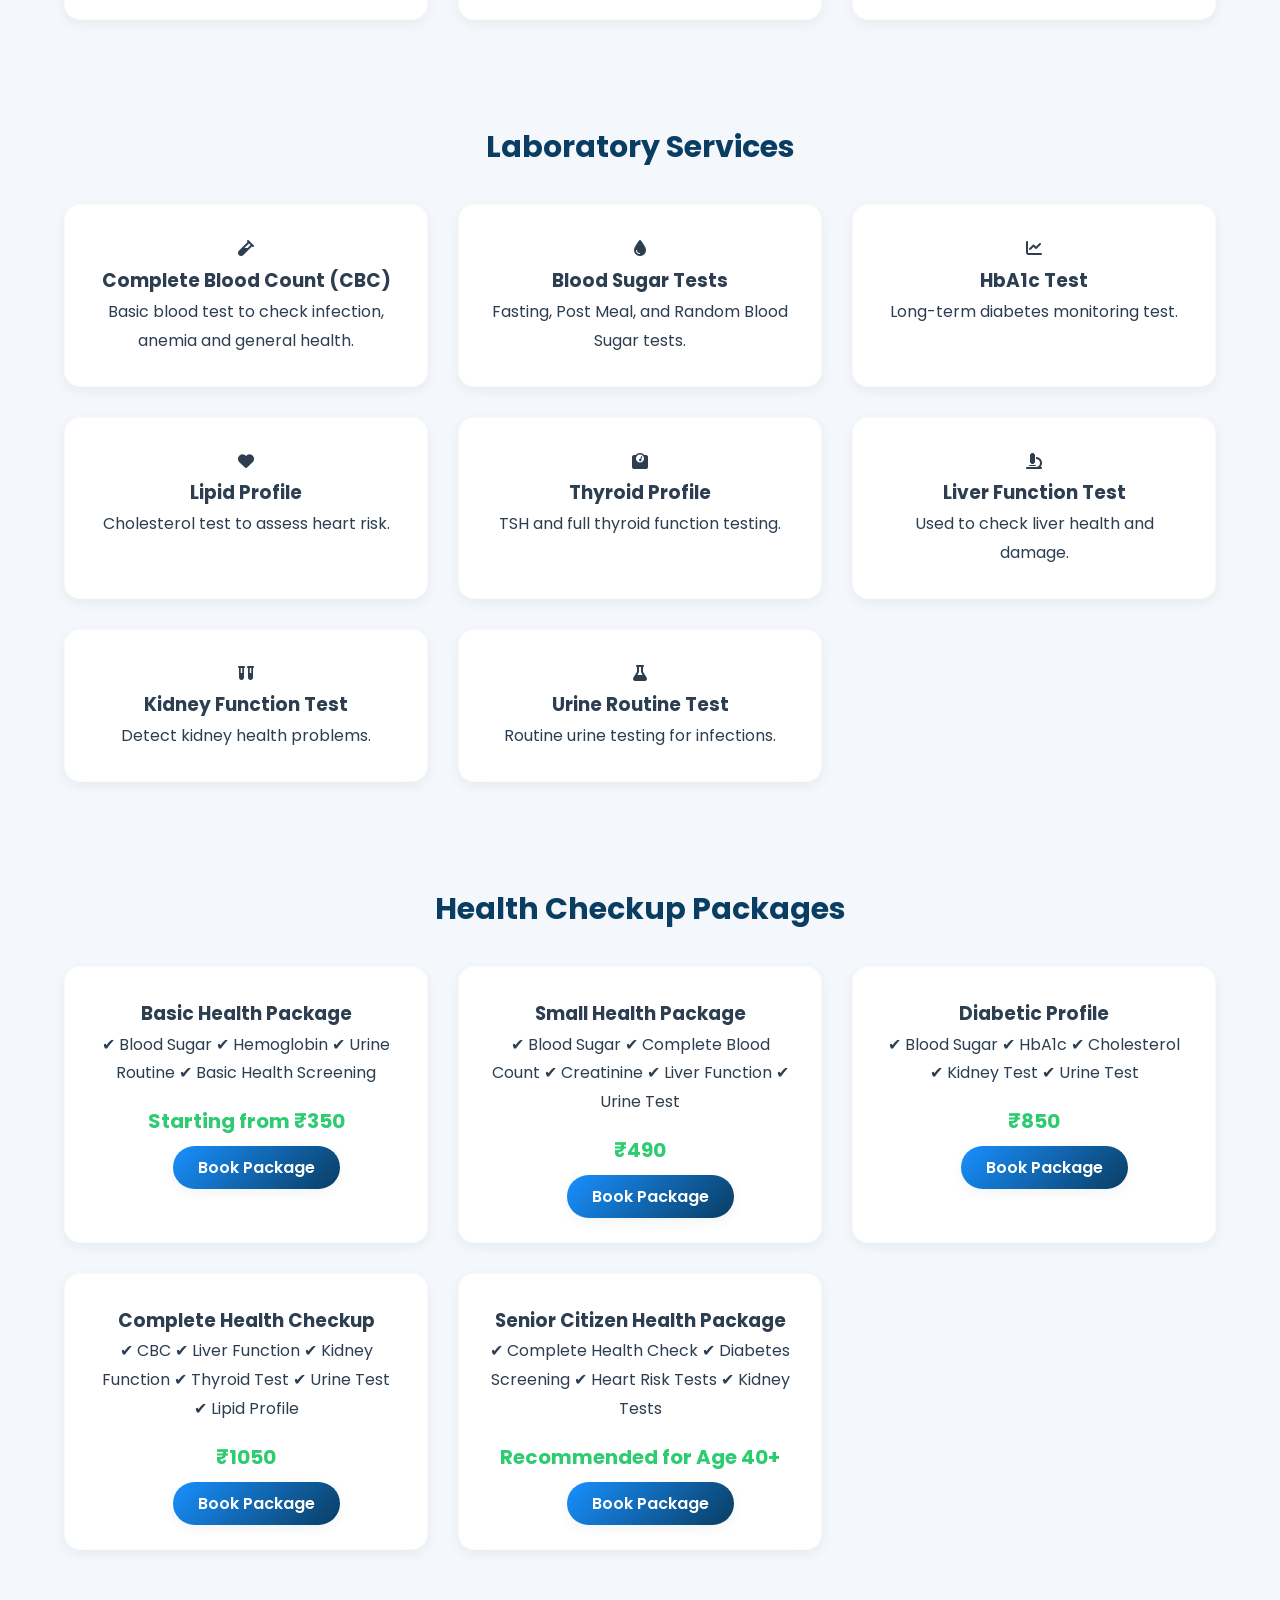
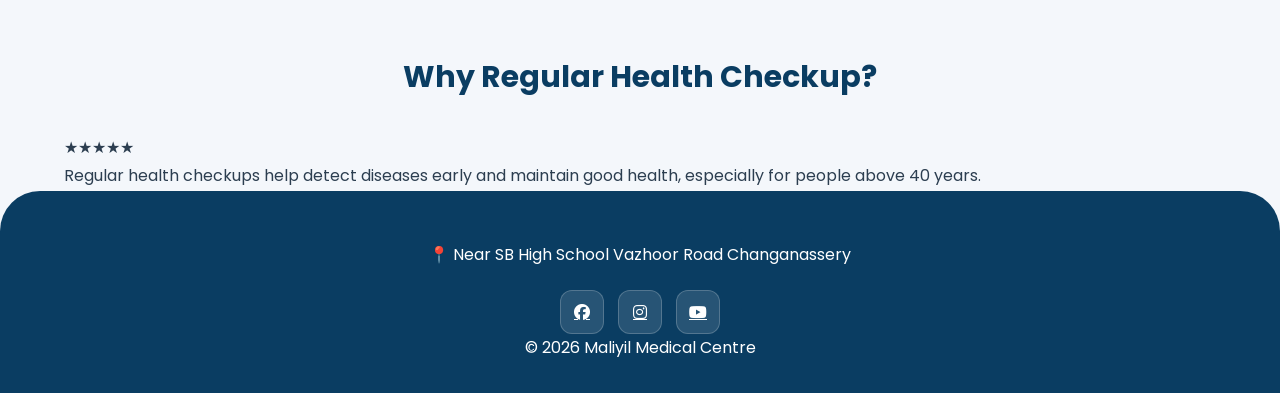
<file: services.html>
<!DOCTYPE html>
<html lang="en">

<head>
  <meta charset="UTF-8">
  <meta name="viewport" content="width=device-width, initial-scale=1.0">

  <title>Treatments & Services | Maliyil Medical Centre Changanassery</title>

  <meta name="description"
    content="Expert medical treatments and specialized healthcare services at Maliyil Medical Centre. Quality patient care and expert doctor consultations in Changanassery.">
  <meta name="keywords"
    content="medical treatments Changanassery, specialized healthcare Kerala, Maliyil medical centre services, doctor consultation Changanassery">

  <meta property="og:type" content="website">
  <meta property="og:url" content="https://maliyilmed.in/treatments.html">
  <meta property="og:title" content="Treatments & Services | Maliyil Medical Centre">
  <meta property="og:description" content="Quality medical care and expert treatments for a healthier you.">
  <meta property="og:image" content="https://maliyilmed.in/images/og-image.jpg">

  <link rel="stylesheet" href="style.css">
  <link href="https://fonts.googleapis.com/css2?family=Poppins:wght@300;400;500;600;700&display=swap" rel="stylesheet">
  <link rel="stylesheet" href="https://cdnjs.cloudflare.com/ajax/libs/font-awesome/6.5.0/css/all.min.css">

  <link rel="icon" type="image/png" href="images/favicon.png">
</head>

<body>

  <!-- HEADER -->

  <header class="header">

    <div class="container header-container">

      <!-- LOGO -->

      <div class="logo">
        <img src="images/logo.webp">
      </div>

      <!-- MOBILE MENU BUTTON -->

      <div class="menu-toggle" id="menu-toggle">

        <i class="fa-solid fa-notes-medical"></i>

      </div>

      <!-- NAVIGATION -->

      <nav class="nav" id="nav-menu">

        <a href="index.html">Home</a>

        <a href="services.html">Services</a>

        <a href="index.html#testimonials">Patient Voices</a>

        <a href="contact.html" class="btn-main">
          Book Appointment
        </a>

      </nav>

    </div>

  </header>



  <!-- PAGE TITLE -->

  <section class="services">

    <div class="container">

      <h2 class="section-title">
        Our Treatments
      </h2>



      <div class="services-grid">

        <!-- 1 -->

        <div class="service-card">
          <i class="fa-solid fa-droplet"></i>
          <h3>Diabetes Management</h3>
          <p>
            Complete diabetes diagnosis,
            monitoring and treatment.
          </p>
        </div>



        <!-- 2 -->

        <div class="service-card">
          <i class="fa-solid fa-heart"></i>
          <h3>Heart Problems</h3>
          <p>
            Care and monitoring of
            heart-related conditions.
          </p>
        </div>



        <!-- 3 -->

        <div class="service-card">
          <i class="fa-solid fa-lungs"></i>
          <h3>Respiratory Problems</h3>
          <p>
            Treatment for breathing
            and lung disorders.
          </p>
        </div>



        <!-- 4 -->

        <div class="service-card">
          <i class="fa-solid fa-pills"></i>
          <h3>Gastric Disorders</h3>
          <p>
            Diagnosis and treatment
            of digestive problems.
          </p>
        </div>



        <!-- 5 -->

        <div class="service-card">
          <i class="fa-solid fa-brain"></i>
          <h3>Migraine</h3>
          <p>
            Advanced treatment
            for migraine headaches.
          </p>
        </div>



        <!-- 6 -->

        <div class="service-card">
          <i class="fa-solid fa-user-injured"></i>
          <h3>Pain Management</h3>
          <p>
            Effective management
            of body pain conditions.
          </p>
        </div>



        <!-- 7 -->

        <div class="service-card">
          <i class="fa-solid fa-heart-pulse"></i>
          <h3>B.P Management</h3>
          <p>
            Blood pressure monitoring
            and treatment.
          </p>
        </div>



        <!-- 8 -->

        <div class="service-card">
          <i class="fa-solid fa-virus"></i>
          <h3>Infectious Diseases</h3>
          <p>
            Diagnosis and treatment
            of infections.
          </p>
        </div>



        <!-- 9 -->

        <div class="service-card">
          <i class="fa-solid fa-syringe"></i>
          <h3>Vaccination</h3>
          <p>
            Routine vaccination
            and preventive care.
          </p>
        </div>



        <!-- 10 -->

        <div class="service-card">
          <i class="fa-solid fa-weight-scale"></i>
          <h3>Thyroid Disorders</h3>
          <p>
            Testing and treatment
            of thyroid diseases.
          </p>
        </div>



      </div>

    </div>

  </section>
  <!-- TITLE -->

  <section class="services">

    <div class="container">

      <h2 class="section-title">
        Our Pharmacy Services
      </h2>



      <div class="services-grid">

        <!-- MEDICINES -->

        <div class="service-card">
          <i class="fa-solid fa-capsules"></i>
          <h3>All Medicines Available</h3>
          <p>
            Wide range of quality medicines
            available at our pharmacy.
          </p>
        </div>



        <!-- DIABETES -->

        <div class="service-card">
          <i class="fa-solid fa-droplet"></i>
          <h3>Diabetes Medicines</h3>
          <p>
            All types of diabetes medicines
            available.
          </p>
        </div>



        <!-- BP -->

        <div class="service-card">
          <i class="fa-solid fa-heart-pulse"></i>
          <h3>BP Medicines</h3>
          <p>
            Blood pressure medicines
            available regularly.
          </p>
        </div>



        <!-- EMERGENCY -->

        <div class="service-card">
          <i class="fa-solid fa-truck-medical"></i>
          <h3>Emergency Medicines</h3>
          <p>
            Quick access to emergency
            medicines.
          </p>
        </div>



        <!-- QUALITY -->

        <div class="service-card">
          <i class="fa-solid fa-shield"></i>
          <h3>Quality Assured</h3>
          <p>
            Genuine medicines from
            trusted companies.
          </p>
        </div>



        <!-- FAST SERVICE -->

        <div class="service-card">
          <i class="fa-solid fa-bolt"></i>
          <h3>Quick Service</h3>
          <p>
            Fast dispensing after
            consultation.
          </p>
        </div>



      </div>

  </section>
  <!-- LAB SECTION -->

  <section class="services">

    <div class="container">

      <h2 class="section-title">

        Laboratory Services

      </h2>



      <div class="services-grid">

        <!-- CBC -->

        <div class="service-card">

          <i class="fa-solid fa-vial"></i>

          <h3>Complete Blood Count (CBC)</h3>

          <p>

            Basic blood test to check infection,
            anemia and general health.

          </p>

        </div>



        <!-- Blood Sugar -->

        <div class="service-card">

          <i class="fa-solid fa-droplet"></i>

          <h3>Blood Sugar Tests</h3>

          <p>

            Fasting, Post Meal,
            and Random Blood Sugar tests.

          </p>

        </div>



        <!-- HbA1c -->

        <div class="service-card">

          <i class="fa-solid fa-chart-line"></i>

          <h3>HbA1c Test</h3>

          <p>

            Long-term diabetes
            monitoring test.

          </p>

        </div>



        <!-- Lipid -->

        <div class="service-card">

          <i class="fa-solid fa-heart"></i>

          <h3>Lipid Profile</h3>

          <p>

            Cholesterol test to
            assess heart risk.

          </p>

        </div>



        <!-- Thyroid -->

        <div class="service-card">

          <i class="fa-solid fa-weight-scale"></i>

          <h3>Thyroid Profile</h3>

          <p>

            TSH and full thyroid
            function testing.

          </p>

        </div>



        <!-- Liver -->

        <div class="service-card">

          <i class="fa-solid fa-microscope"></i>

          <h3>Liver Function Test</h3>

          <p>

            Used to check liver
            health and damage.

          </p>

        </div>



        <!-- Kidney -->

        <div class="service-card">

          <i class="fa-solid fa-vials"></i>

          <h3>Kidney Function Test</h3>

          <p>

            Detect kidney
            health problems.

          </p>

        </div>



        <!-- Urine -->

        <div class="service-card">

          <i class="fa-solid fa-flask"></i>

          <h3>Urine Routine Test</h3>

          <p>

            Routine urine testing
            for infections.

          </p>

        </div>



      </div>

    </div>

  </section>


  <!-- TITLE -->

  <section class="packages">

    <div class="container">

      <h2 class="section-title">

        Health Checkup Packages

      </h2>



      <div class="packages-grid">

        <!-- PACKAGE 1 -->

        <div class="package-card">

          <h3>Basic Health Package</h3>

          <p>

            ✔ Blood Sugar
            ✔ Hemoglobin
            ✔ Urine Routine
            ✔ Basic Health Screening

          </p>

          <span class="price">

            Starting from ₹350

          </span>

          <a href="https://wa.me/919447039929?text=I%20want%20to%20book%20Basic%20Health%20Package" class="btn-main">

            Book Package

          </a>

        </div>



        <!-- PACKAGE 2 -->

        <div class="package-card">

          <h3>Small Health Package</h3>

          <p>

            ✔ Blood Sugar
            ✔ Complete Blood Count
            ✔ Creatinine
            ✔ Liver Function
            ✔ Urine Test

          </p>

          <span class="price">

            ₹490

          </span>

          <a href="https://wa.me/919447039929?text=I%20want%20to%20book%20Small%20Health%20Package" class="btn-main">

            Book Package

          </a>

        </div>



        <!-- PACKAGE 3 -->

        <div class="package-card">

          <h3>Diabetic Profile</h3>

          <p>

            ✔ Blood Sugar
            ✔ HbA1c
            ✔ Cholesterol
            ✔ Kidney Test
            ✔ Urine Test

          </p>

          <span class="price">

            ₹850

          </span>

          <a href="https://wa.me/919447039929?text=I%20want%20to%20book%20Diabetic%20Profile" class="btn-main">

            Book Package

          </a>

        </div>



        <!-- PACKAGE 4 -->

        <div class="package-card">

          <h3>Complete Health Checkup</h3>

          <p>

            ✔ CBC
            ✔ Liver Function
            ✔ Kidney Function
            ✔ Thyroid Test
            ✔ Urine Test
            ✔ Lipid Profile

          </p>

          <span class="price">

            ₹1050

          </span>

          <a href="https://wa.me/919447039929?text=I%20want%20to%20book%20Complete%20Health%20Checkup" class="btn-main">

            Book Package

          </a>

        </div>



        <!-- PACKAGE 5 -->

        <div class="package-card">

          <h3>Senior Citizen Health Package</h3>

          <p>

            ✔ Complete Health Check
            ✔ Diabetes Screening
            ✔ Heart Risk Tests
            ✔ Kidney Tests

          </p>

          <span class="price">

            Recommended for Age 40+

          </span>

          <a href="https://wa.me/919447039929?text=I%20want%20to%20book%20Senior%20Health%20Package" class="btn-main">

            Book Package

          </a>

        </div>



      </div>

    </div>

  </section>



  <!-- WHY PACKAGE -->

  <section class="reviews">

    <div class="container">

      <h2 class="section-title">

        Why Regular Health Checkup?

      </h2>

      <div class="review-box">

        <div class="stars">

          ★★★★★

        </div>

        <p>

          Regular health checkups help
          detect diseases early and
          maintain good health,
          especially for people above 40 years.

        </p>

      </div>

    </div>

  </section>



  <!-- FOOTER -->

  <footer class="footer">

    <div class="container">

      <p>

        📍 Near SB High School
        Vazhoor Road
        Changanassery

      </p>



      <div class="footer-social">

        <a href="#">
          <i class="fab fa-facebook"></i>
        </a>

        <a href="#">
          <i class="fab fa-instagram"></i>
        </a>

        <a href="#">
          <i class="fab fa-youtube"></i>
        </a>

      </div>



      <p>

        © 2026 Maliyil Medical Centre

      </p>

    </div>

  </footer>

  <script src="script.js"></script>
</body>

</html>
</file>
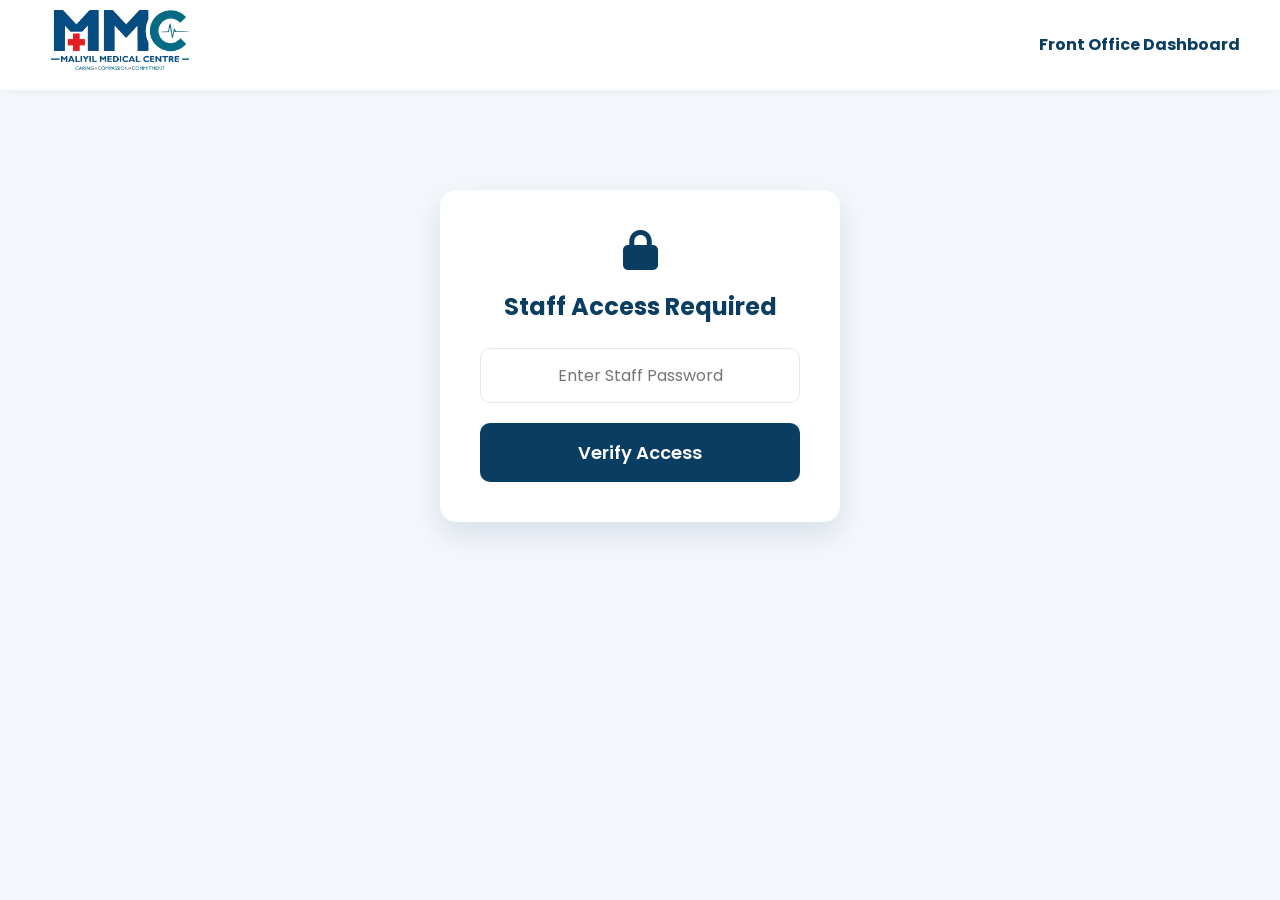
<file: staff-booking.html>
<!DOCTYPE html>
<html lang="en">
<head>
  <meta charset="UTF-8">
  <meta name="viewport" content="width=device-width, initial-scale=1.0">
  <title>Staff Portal | Maliyil Medical Centre</title>
  
  <link rel="stylesheet" href="style.css">
  <link href="https://fonts.googleapis.com/css2?family=Poppins:wght@300;400;500;600;700&display=swap" rel="stylesheet">
  <link rel="stylesheet" href="https://cdnjs.cloudflare.com/ajax/libs/font-awesome/6.5.0/css/all.min.css">
  <link rel="icon" type="image/png" href="images/favicon.png">
</head>
<body style="background:#F4F7FB;">

  <!-- HEADER -->
  <header class="header">
    <div class="container header-container">
      <div class="logo">
        <a href="index.html">
          <img src="images/logo.webp" alt="Maliyil Medical Centre" width="160" height="60">
        </a>
      </div>
      <div>
        <span style="font-weight:700; color:var(--primary-blue);">Front Office Dashboard</span>
      </div>
    </div>
  </header>

  <!-- AUTHENTICATION CONTAINER -->
  <div id="authContainer" class="staff-auth-container">
    <i class="fa-solid fa-lock" style="font-size:40px; color:var(--primary-blue); margin-bottom:15px;"></i>
    <h2>Staff Access Required</h2>
    <form onsubmit="handleLogin(event)">
      <input type="password" id="staffPassword" placeholder="Enter Staff Password" required>
      <button type="submit" id="btnLogin" class="btn-submit">Verify Access</button>
    </form>
    <p id="authError" style="color:#e74c3c; display:none; margin-top:15px; font-weight:600;"></p>
  </div>

  <!-- DASHBOARD CONTAINER -->
  <div id="dashboardContainer" class="staff-dashboard">
    <section class="services" style="padding-top:30px;">
      <div class="container">
        
        <div style="display:flex; justify-content:space-between; align-items:center; flex-wrap:wrap; gap:15px; margin-bottom:30px;">
          <div>
            <h2 style="color:var(--primary-blue); margin:0;">Daily Schedule Manager</h2>
            <p style="color:var(--text-muted); margin:0;">View and book phone-in appointments in real-time</p>
          </div>
          <div style="display:flex; gap:10px; flex-wrap:wrap;">
            <button onclick="openPrintableSchedule()" class="tab-btn" style="background:var(--primary-blue); color:white; border-color:var(--primary-blue);">📋 Printable Schedule</button>
            <button onclick="handleLogout()" class="tab-btn" style="background:#e74c3c; color:white; border-color:#e74c3c;">Logout</button>
          </div>
        </div>

        <!-- DATE SELECTOR -->
        <div class="booking-widget" style="margin: 0 0 20px 0; max-width:100%;">
          <div style="display:flex; align-items:center; justify-content:center; gap:15px; flex-wrap:wrap;">
            <label style="font-weight:600; font-size:18px;">📅 Working Date:</label>
            <input type="date" id="dashboardDate" style="
              padding:12px;
              font-size:16px;
              border-radius:6px;
              border:1px solid #ccc;
              width: 200px;
            " onchange="validateDateAndLoadStaffSchedule()">
          </div>
        </div>

        <!-- DOCTOR SCHEDULE STATUS PANEL -->
        <div id="doctorSchedulePanel" class="booking-widget" style="margin: 0 0 30px 0; max-width:100%; display:none; justify-content:center; align-items:center; padding:15px; border-radius:10px;">
          <div id="doctorScheduleContent" style="display:flex; justify-content:space-between; align-items:center; width:100%; flex-wrap:wrap; gap:10px;">
            <span id="doctorScheduleStatusText" style="font-weight:600; font-size:16px;"></span>
            <button id="btnToggleDoctorOff" class="btn-submit" style="margin:0; padding:10px 20px; width:auto; border-radius:8px; font-weight:600; cursor:pointer; font-size:14px;"></button>
          </div>
        </div>

        <div id="dashboardLoader" class="spinner-container" style="display:none;">
          <div class="spinner"></div>
          <p>Syncing schedule with Google Sheets...</p>
        </div>

        <!-- GRID MATRIX -->
        <div class="slots-grid" id="staffSlotsGrid">
          <!-- Populated dynamically via JS -->
        </div>

      </div>
    </section>
  </div>

  <!-- STAFF QUICK BOOK MODAL -->
  <div id="staffBookModal" class="modal-overlay">
    <div class="modal-content">
      <span class="modal-close" onclick="closeModal()">&times;</span>
      <h3 style="color:var(--primary-blue); margin-bottom:15px;">Book Appointment (Staff Mode)</h3>
      <p id="staffModalLabel" style="font-weight:600; color:var(--accent-blue); margin-bottom:20px;"></p>
      
      <form class="contact-form" onsubmit="submitStaffBooking(event)">
        <input type="hidden" id="staffModalDate">
        <input type="hidden" id="staffModalTime">

        <div class="form-row" style="grid-template-columns: 1fr; margin-bottom:15px;">
          <input type="text" id="staffBookName" placeholder="Patient Full Name *" required>
        </div>

        <div class="form-row" style="grid-template-columns: 1fr; margin-bottom:15px;">
          <input type="tel" id="staffBookPhone" placeholder="Contact Phone Number *" required>
        </div>

        <!-- Service is hardcoded as Doctor Consultancy -->

        <div class="form-row" style="grid-template-columns: 1fr; margin-bottom:15px;">
          <textarea id="staffBookDetails" placeholder="Front office notes, symptoms, or special instructions..."></textarea>
        </div>

        <div id="staffBookLoader" style="display:none; text-align:center; margin-bottom:15px;">
          <div class="spinner" style="margin:auto;"></div>
          <p style="margin-top:10px; font-size:14px; color:var(--text-muted);">Writing booking to Google Sheet...</p>
        </div>

        <button type="submit" id="btnStaffBookSubmit" class="btn-submit">Confirm Booking</button>
      </form>
    </div>
  </div>

  <script>
    // ============================================================
    // CONFIGURATION & AUTO-DETECTION
    // ============================================================
    const DEV_SCRIPT_URL = 'https://script.google.com/macros/s/AKfycbz_8PsBZ4qFAZE_f8cM8-s4jaybIe0Dv-fP29QgFlVZVTuGvbfCbk1pWtmrIN6LNSEv/exec';
    const PROD_SCRIPT_URL = 'https://script.google.com/macros/s/AKfycbxTXMqMBtB0ciMwHfiOceKQQYG_JHQGaiROuXLaY1gmXRvKQWIiF4f_558y7ItCs9UIEA/exec';

    const IS_DEV = window.location.hostname === 'localhost' || 
                   window.location.hostname === '127.0.0.1' || 
                   window.location.pathname.includes('/dev/');

    const SCRIPT_URL = IS_DEV ? DEV_SCRIPT_URL : PROD_SCRIPT_URL;

    // Time Slots Configuration
    const TIME_SLOTS = [
      '5:00 PM', '5:10 PM', '5:20 PM', '5:30 PM', '5:40 PM', '5:50 PM',
      '6:00 PM', '6:10 PM', '6:20 PM', '6:30 PM', '6:40 PM', '6:50 PM',
      '7:00 PM', '7:10 PM', '7:20 PM', '7:30 PM', '7:40 PM', '7:50 PM',
      '8:00 PM', '8:10 PM', '8:20 PM'
    ];

    let cachedPassword = localStorage.getItem('staff_password') || '';

    // Check on Load
    window.addEventListener('DOMContentLoaded', () => {
      // 1. Check URL query parameters for password login bypass
      const urlParams = new URLSearchParams(window.location.search);
      const urlPassword = urlParams.get('password');
      
      if (urlPassword) {
        cachedPassword = urlPassword;
        localStorage.setItem('staff_password', urlPassword);
        // Clean URL to hide password
        window.history.replaceState({}, document.title, window.location.pathname);
      }

      // Initialize date selector to today, or tomorrow if today is Sunday
      const today = new Date().toISOString().split('T')[0];
      let defaultDate = today;
      if (isSunday(defaultDate)) {
        const nextDay = new Date();
        nextDay.setDate(nextDay.getDate() + 1);
        defaultDate = nextDay.toISOString().split('T')[0];
      }
      document.getElementById('dashboardDate').value = defaultDate;

      if (cachedPassword) {
        validateSavedSession();
      } else {
        showAuth();
      }
    });

    // Helper functions for Sunday Check
    function isSunday(dateStr) {
      if (!dateStr) return false;
      const parts = dateStr.split('-');
      const d = new Date(Number(parts[0]), Number(parts[1]) - 1, Number(parts[2]));
      return d.getDay() === 0;
    }

    function handleDateChange(inputEl) {
      const val = inputEl.value;
      if (!val) return false;
      if (isSunday(val)) {
        alert("Maliyil Medical Centre is closed on Sundays. Please select Monday through Saturday.");
        inputEl.value = '';
        return true;
      }
      return false;
    }

    function renderSundayHoliday() {
      const grid = document.getElementById('staffSlotsGrid');
      grid.innerHTML = `
        <div style="grid-column: span 3; text-align:center; padding:40px; font-weight:600; font-size:18px; color:#c0392b; background:#fadbd8; border-radius:8px; width: 100%;">
          📅 Sundays are clinic holidays. No appointments can be scheduled.
        </div>
      `;
      document.getElementById('doctorSchedulePanel').style.display = 'none';
    }

    function validateDateAndLoadStaffSchedule() {
      const dateInput = document.getElementById('dashboardDate');
      if (handleDateChange(dateInput)) {
        renderSundayHoliday();
        return;
      }
      loadStaffSchedule();
    }

    // ============================================================
    // AUTHENTICATION LOGIC
    // ============================================================
    function showAuth() {
      document.getElementById('authContainer').style.display = 'block';
      document.getElementById('dashboardContainer').style.display = 'none';
    }

    function showDashboard() {
      document.getElementById('authContainer').style.display = 'none';
      document.getElementById('dashboardContainer').style.display = 'block';
      validateDateAndLoadStaffSchedule();
    }

    function handleLogin(event) {
      event.preventDefault();
      const passwordInput = document.getElementById('staffPassword').value;
      const errorMsg = document.getElementById('authError');
      const btn = document.getElementById('btnLogin');

      errorMsg.style.display = 'none';
      btn.disabled = true;
      btn.textContent = 'Verifying...';

      const payload = {
        action: 'verify',
        password: passwordInput,
        date: '2026-01-01' // dummy date required by doPost
      };

      fetch(SCRIPT_URL, {
        method: 'POST',
        mode: 'no-cors',
        headers: { 'Content-Type': 'application/json' },
        body: JSON.stringify(payload)
      })
      .then(() => {
        cachedPassword = passwordInput;
        localStorage.setItem('staff_password', passwordInput);
        verifySessionOnServer(passwordInput);
      })
      .catch(err => {
        errorMsg.textContent = 'Connection error. Please try again.';
        errorMsg.style.display = 'block';
        btn.disabled = false;
        btn.textContent = 'Verify Access';
      });
    }

    function verifySessionOnServer(password) {
      const today = document.getElementById('dashboardDate').value;
      fetch(`${SCRIPT_URL}?action=getSlots&date=${today}&staff=true&password=${encodeURIComponent(password)}`)
        .then(response => response.json())
        .then(res => {
          if (res.status === 'success') {
            showDashboard();
          } else {
            throw new Error(res.message || 'Unauthorized');
          }
        })
        .catch(err => {
          localStorage.removeItem('staff_password');
          cachedPassword = '';
          const errorMsg = document.getElementById('authError');
          errorMsg.textContent = 'Invalid staff password. Access Denied.';
          errorMsg.style.display = 'block';
          document.getElementById('btnLogin').disabled = false;
          document.getElementById('btnLogin').textContent = 'Verify Access';
          showAuth();
        });
    }

    function validateSavedSession() {
      verifySessionOnServer(cachedPassword);
    }

    function handleLogout() {
      localStorage.removeItem('staff_password');
      cachedPassword = '';
      document.getElementById('staffPassword').value = '';
      showAuth();
      document.getElementById('btnLogin').disabled = false;
      document.getElementById('btnLogin').textContent = 'Verify Access';
    }

    // ============================================================
    // DASHBOARD MANAGER (SCHEDULE RENDERING)
    // ============================================================
    function loadStaffSchedule() {
      const selectedDate = document.getElementById('dashboardDate').value;
      if (!selectedDate) return;

      if (isSunday(selectedDate)) {
        renderSundayHoliday();
        return;
      }

      const grid = document.getElementById('staffSlotsGrid');
      const loader = document.getElementById('dashboardLoader');

      grid.style.opacity = '0.3';
      grid.style.pointerEvents = 'none';
      loader.style.display = 'flex';

      fetch(`${SCRIPT_URL}?action=getSlots&date=${selectedDate}&staff=true&password=${encodeURIComponent(cachedPassword)}`)
        .then(response => response.json())
        .then(res => {
          if (res.status === 'success') {
            if (res.isSunday) {
              renderSundayHoliday();
              return;
            }
            
            // Render Doctor Schedule Status Panel
            updateDoctorSchedulePanel(res);
            
            const bookings = res.data || [];
            renderGrid(bookings, res.doctorOff, res.reason);
          } else {
            alert("Session expired. Please log in again.");
            handleLogout();
          }
        })
        .catch(err => {
          console.error("Error loading schedule:", err);
          alert("Could not load schedule. Check internet or API URL.");
        })
        .finally(() => {
          grid.style.opacity = '1';
          grid.style.pointerEvents = 'auto';
          loader.style.display = 'none';
        });
    }

    // Update Doctor Off-duty Panel UI
    function updateDoctorSchedulePanel(res) {
      const panel = document.getElementById('doctorSchedulePanel');
      const text = document.getElementById('doctorScheduleStatusText');
      const button = document.getElementById('btnToggleDoctorOff');
      const selectedDate = document.getElementById('dashboardDate').value;
      
      if (isSunday(selectedDate)) {
        panel.style.display = 'none';
        return;
      }
      
      panel.style.display = 'flex';
      
      if (res.doctorOff) {
        panel.style.background = '#fadbd8';
        panel.style.borderColor = '#f1948a';
        text.innerHTML = `🏥 <strong>Doctor Schedule Status:</strong> Off-Duty today<br><span style="font-size:14px; color:#c0392b; font-weight:normal;">Reason: ${res.reason || 'Not specified'}</span>`;
        button.textContent = '✅ Mark Doctor Available';
        button.style.background = '#2ecc71';
        button.style.color = 'white';
        button.style.borderColor = '#2ecc71';
        button.onclick = () => setDoctorFullDayOff(false);
      } else {
        panel.style.background = '#ebf5fb';
        panel.style.borderColor = '#a9cce3';
        text.innerHTML = `⚡ <strong>Doctor Schedule Status:</strong> Active & Available today`;
        button.textContent = '🚫 Mark Doctor Off for Full Day';
        button.style.background = '#e67e22';
        button.style.color = 'white';
        button.style.borderColor = '#e67e22';
        button.onclick = () => setDoctorFullDayOff(true);
      }
    }

    function setDoctorFullDayOff(shouldBeOff) {
      const date = document.getElementById('dashboardDate').value;
      if (!date) return;
      
      let reason = '';
      if (shouldBeOff) {
        reason = prompt("Enter reason for doctor being off-duty (optional):");
        if (reason === null) return; // User cancelled prompt
      } else {
        if (!confirm("Are you sure you want to mark the doctor as available for this day?")) return;
      }
      
      const loader = document.getElementById('dashboardLoader');
      loader.style.display = 'flex';
      
      const payload = {
        action: shouldBeOff ? 'setDoctorOff' : 'cancelDoctorOff',
        password: cachedPassword,
        date: date,
        time: 'Full Day',
        reason: reason
      };
      
      fetch(SCRIPT_URL, {
        method: 'POST',
        mode: 'no-cors',
        headers: { 'Content-Type': 'application/json' },
        body: JSON.stringify(payload)
      })
      .then(() => {
        alert(shouldBeOff ? "Doctor marked as Off-Duty for this day." : "Doctor marked as Available.");
        loadStaffSchedule(); // refresh
      })
      .catch(err => {
        alert("An error occurred. Please try again.");
        console.error(err);
        loader.style.display = 'none';
      });
    }

    function renderGrid(bookings, doctorOff, doctorOffReason) {
      const grid = document.getElementById('staffSlotsGrid');
      grid.innerHTML = ''; // clear grid

      TIME_SLOTS.forEach(time => {
        // Find if this time slot is booked
        const booking = bookings.find(b => b.time === time);
        
        const card = document.createElement('div');
        card.className = 'staff-slot-card';

        if (doctorOff) {
          // Entire day is blocked
          card.classList.add('blocked');
          card.innerHTML = `
            <div class="staff-slot-header">
              <span class="staff-slot-time">${time}</span>
              <span class="staff-slot-badge blocked">Off-Duty</span>
            </div>
            <div class="staff-patient-info" style="text-align:center; padding:15px 0;">
              <span style="color:#d35400; font-weight:600;"><i class="fa-solid fa-ban"></i> Doctor Off-Duty</span>
              <br><span style="font-size:12px; color:var(--text-muted);">${doctorOffReason || 'Full Day Block'}</span>
            </div>
            <button class="btn-staff-action cancel" style="opacity:0.5; cursor:not-allowed;" disabled>Blocked</button>
          `;
        } else if (!booking) {
          // Free Slot Layout
          card.classList.add('free');
          card.innerHTML = `
            <div class="staff-slot-header">
              <span class="staff-slot-time">${time}</span>
              <span class="staff-slot-badge free">Free</span>
            </div>
            <div class="staff-patient-info" style="text-align:center; padding:10px 0;">
              <span style="color:#2ecc71; font-weight:600;"><i class="fa-solid fa-circle-check"></i> Available</span>
            </div>
            <div style="width:100%; display:flex; gap:8px;">
              <button class="btn-staff-action book" style="margin-top:5px; flex:1;" onclick="openStaffBookingModal('${time}')">Book</button>
              <button class="btn-staff-action block" style="margin-top:5px; flex:1;" onclick="blockSingleSlot('${time}')">Block</button>
            </div>
          `;
        } else if (booking.name === 'Doctor Off' && booking.service === 'Doctor Off-Duty') {
          // Blocked Slot Layout
          card.classList.add('blocked');
          card.innerHTML = `
            <div class="staff-slot-header">
              <span class="staff-slot-time">${time}</span>
              <span class="staff-slot-badge blocked">Blocked</span>
            </div>
            <div class="staff-patient-info" style="padding:10px 0;">
              <strong style="color:#d35400;"><i class="fa-solid fa-ban"></i> Doctor Unavailable</strong><br>
              <span style="font-size:13px; color:var(--text-muted);">Reason: ${booking.details || 'Blocked slot'}</span>
            </div>
            <button class="btn-staff-action cancel" onclick="unblockSingleSlot('${time}')">Unblock Slot</button>
          `;
        } else {
          // Booked Slot Layout
          const isStaffBooked = booking.bookedBy === 'Staff';
          card.classList.add(isStaffBooked ? 'staff-booked' : 'booked');
          
          card.innerHTML = `
            <div class="staff-slot-header">
              <span class="staff-slot-time">${time}</span>
              <span class="staff-slot-badge ${isStaffBooked ? 'staff-booked' : 'booked'}">
                ${isStaffBooked ? 'Staff' : 'Web'}
              </span>
            </div>
            <div class="staff-patient-info">
              <strong>👤 Patient:</strong> ${booking.name}<br>
              <strong>📞 Phone:</strong> <a href="tel:${booking.phone}">${booking.phone}</a><br>
              <strong>🩹 Service:</strong> ${booking.service}<br>
              ${booking.details ? `<strong>📝 Notes:</strong> ${booking.details}` : ''}
              ${booking.details && booking.details.toLowerCase().includes('callin') ? `
                <div style="margin-top: 8px;">
                  <audio src="images/callin.mp3" controls style="height: 30px; width: 100%; border-radius: 4px; outline: none;"></audio>
                </div>
              ` : ''}
            </div>
            <button class="btn-staff-action cancel" onclick="cancelSlot('${time}', '${booking.phone}')">Cancel Slot</button>
          `;
        }

        grid.appendChild(card);
      });
    }

    // Block a single slot for Doctor Off
    function blockSingleSlot(time) {
      const date = document.getElementById('dashboardDate').value;
      if (!date) return;
      
      const reason = prompt(`Enter reason for blocking the ${time} slot (optional):`);
      if (reason === null) return; // cancelled prompt
      
      const grid = document.getElementById('staffSlotsGrid');
      const loader = document.getElementById('dashboardLoader');
      grid.style.opacity = '0.3';
      grid.style.pointerEvents = 'none';
      loader.style.display = 'flex';
      
      const payload = {
        action: 'setDoctorOff',
        password: cachedPassword,
        date: date,
        time: time,
        reason: reason || 'Doctor Off-Duty'
      };
      
      fetch(SCRIPT_URL, {
        method: 'POST',
        mode: 'no-cors',
        headers: { 'Content-Type': 'application/json' },
        body: JSON.stringify(payload)
      })
      .then(() => {
        alert(`Slot ${time} blocked successfully.`);
        loadStaffSchedule(); // refresh
      })
      .catch(err => {
        alert("Error blocking slot.");
        console.error(err);
        grid.style.opacity = '1';
        grid.style.pointerEvents = 'auto';
        loader.style.display = 'none';
      });
    }

    // Unblock a single slot for Doctor Off
    function unblockSingleSlot(time) {
      const date = document.getElementById('dashboardDate').value;
      if (!date) return;
      
      if (!confirm(`Are you sure you want to unblock the ${time} slot?`)) return;
      
      const grid = document.getElementById('staffSlotsGrid');
      const loader = document.getElementById('dashboardLoader');
      grid.style.opacity = '0.3';
      grid.style.pointerEvents = 'none';
      loader.style.display = 'flex';
      
      const payload = {
        action: 'cancelDoctorOff',
        password: cachedPassword,
        date: date,
        time: time
      };
      
      fetch(SCRIPT_URL, {
        method: 'POST',
        mode: 'no-cors',
        headers: { 'Content-Type': 'application/json' },
        body: JSON.stringify(payload)
      })
      .then(() => {
        alert(`Slot ${time} unblocked successfully.`);
        loadStaffSchedule(); // refresh
      })
      .catch(err => {
        alert("Error unblocking slot.");
        console.error(err);
        grid.style.opacity = '1';
        grid.style.pointerEvents = 'auto';
        loader.style.display = 'none';
      });
    }

    // ============================================================
    // STAFF BOOKING DIALOG FLOW
    // ============================================================
    function openStaffBookingModal(time) {
      const date = document.getElementById('dashboardDate').value;
      
      document.getElementById('staffModalDate').value = date;
      document.getElementById('staffModalTime').value = time;
      
      const formattedDate = new Date(date).toLocaleDateString('en-US', { weekday: 'long', year: 'numeric', month: 'long', day: 'numeric' });
      document.getElementById('staffModalLabel').textContent = `📅 ${formattedDate} at ⏰ ${time}`;
      
      document.getElementById('staffBookModal').classList.add('active');
    }

    function closeModal() {
      document.getElementById('staffBookModal').classList.remove('active');
    }

    function submitStaffBooking(event) {
      event.preventDefault();

      const date = document.getElementById('staffModalDate').value;
      const time = document.getElementById('staffModalTime').value;
      const name = document.getElementById('staffBookName').value;
      const phone = document.getElementById('staffBookPhone').value;
      const service = 'Doctor Consultancy'; // Hardcoded doctor consultancy service
      const details = document.getElementById('staffBookDetails').value;

      const loader = document.getElementById('staffBookLoader');
      const submitBtn = document.getElementById('btnStaffBookSubmit');

      loader.style.display = 'block';
      submitBtn.style.display = 'none';

      const payload = {
        action: 'staffBook',
        password: cachedPassword,
        date: date,
        time: time,
        name: name,
        phone: phone,
        service: service,
        details: details
      };

      fetch(SCRIPT_URL, {
        method: 'POST',
        mode: 'no-cors',
        headers: { 'Content-Type': 'application/json' },
        body: JSON.stringify(payload)
      })
      .then(() => {
        alert("Booking completed successfully!");
        closeModal();
        loadStaffSchedule(); // refresh dashboard

        // Reset form fields
        document.getElementById('staffBookName').value = '';
        document.getElementById('staffBookPhone').value = '';
        document.getElementById('staffBookDetails').value = '';
      })
      .catch(err => {
        alert("Error booking slot. Please try again.");
        console.error(err);
      })
      .finally(() => {
        loader.style.display = 'none';
        submitBtn.style.display = 'block';
      });
    }

    // ============================================================
    // STAFF CANCELLATION FLOW
    // ============================================================
    function cancelSlot(time, phone) {
      const date = document.getElementById('dashboardDate').value;
      if (!confirm(`Are you sure you want to cancel the ${time} appointment for patient with phone: ${phone}?`)) {
        return;
      }

      const grid = document.getElementById('staffSlotsGrid');
      const loader = document.getElementById('dashboardLoader');

      grid.style.opacity = '0.3';
      grid.style.pointerEvents = 'none';
      loader.style.display = 'flex';

      const payload = {
        action: 'staffCancel',
        password: cachedPassword,
        date: date,
        time: time,
        phone: phone
      };

      fetch(SCRIPT_URL, {
        method: 'POST',
        mode: 'no-cors',
        headers: { 'Content-Type': 'application/json' },
        body: JSON.stringify(payload)
      })
      .then(() => {
        alert("Appointment successfully cancelled.");
        loadStaffSchedule(); // refresh
      })
      .catch(err => {
        alert("Error cancelling appointment.");
        console.error(err);
        grid.style.opacity = '1';
        grid.style.pointerEvents = 'auto';
        loader.style.display = 'none';
      });
    }

    // ============================================================
    // PRINTABLE SCHEDULE LINK
    // ============================================================
    function openPrintableSchedule() {
      const date = document.getElementById('dashboardDate').value;
      window.open(`staff-schedule.html?date=${date}&password=${encodeURIComponent(cachedPassword)}`, '_blank');
    }
  </script>
</body>
</html>
</file>
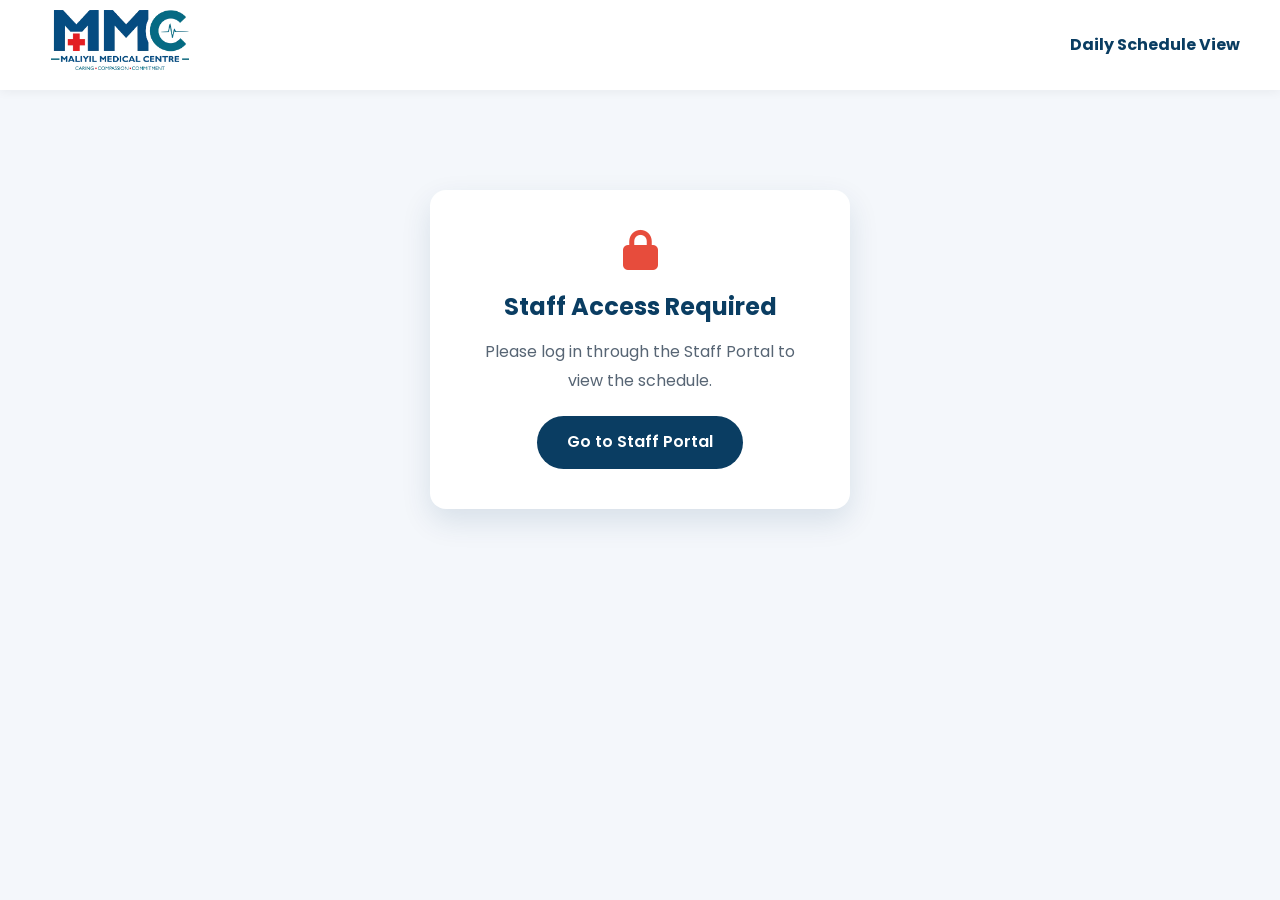
<file: staff-schedule.html>
<!DOCTYPE html>
<html lang="en">
<head>
  <meta charset="UTF-8">
  <meta name="viewport" content="width=device-width, initial-scale=1.0">
  <title>Daily Schedule | Maliyil Medical Centre</title>

  <link rel="stylesheet" href="style.css">
  <link href="https://fonts.googleapis.com/css2?family=Poppins:wght@300;400;500;600;700&display=swap" rel="stylesheet">
  <link rel="stylesheet" href="https://cdnjs.cloudflare.com/ajax/libs/font-awesome/6.5.0/css/all.min.css">
  <link rel="icon" type="image/png" href="images/favicon.png">

  <style>
    /* ============================================================
       STAFF SCHEDULE PAGE - SCREEN STYLES
       ============================================================ */
    body {
      background: #F4F7FB;
    }

    .schedule-page {
      max-width: 960px;
      margin: 0 auto;
      padding: 30px 20px 60px;
    }

    /* Page Title Area */
    .schedule-title-bar {
      text-align: center;
      margin-bottom: 25px;
    }

    .schedule-title-bar h1 {
      font-size: 26px;
      color: var(--primary-blue);
      margin: 0 0 4px;
      font-weight: 700;
    }

    .schedule-title-bar .subtitle {
      font-size: 14px;
      color: var(--text-muted);
      margin: 0;
    }

    /* Date Selector Row */
    .date-row {
      display: flex;
      align-items: center;
      justify-content: center;
      gap: 14px;
      flex-wrap: wrap;
      margin-bottom: 22px;
    }

    .date-row label {
      font-weight: 600;
      font-size: 16px;
      color: var(--text-main);
    }

    .date-row input[type="date"] {
      padding: 10px 14px;
      font-size: 15px;
      border-radius: 8px;
      border: 1px solid #d1d5db;
      background: #fff;
      font-family: 'Poppins', sans-serif;
      color: var(--text-main);
      outline: none;
      transition: border-color 0.2s;
    }

    .date-row input[type="date"]:focus {
      border-color: var(--accent-blue);
    }

    /* Friendly formatted date display */
    .date-display {
      font-size: 20px;
      font-weight: 700;
      color: var(--primary-blue);
      text-align: center;
      margin-bottom: 20px;
    }

    /* Summary Stats Bar */
    .stats-bar {
      display: flex;
      justify-content: center;
      gap: 0;
      margin-bottom: 28px;
      border-radius: 12px;
      overflow: hidden;
      box-shadow: var(--shadow-sm);
      border: 1px solid rgba(0,0,0,0.06);
    }

    .stat-cell {
      flex: 1;
      text-align: center;
      padding: 14px 10px;
      background: #fff;
      border-right: 1px solid #f0f0f0;
    }

    .stat-cell:last-child {
      border-right: none;
    }

    .stat-cell .stat-number {
      font-size: 26px;
      font-weight: 800;
      display: block;
      line-height: 1.2;
    }

    .stat-cell .stat-label {
      font-size: 12px;
      font-weight: 600;
      color: var(--text-muted);
      text-transform: uppercase;
      letter-spacing: 0.5px;
    }

    .stat-cell.booked .stat-number { color: #e74c3c; }
    .stat-cell.staff-booked .stat-number { color: #3498db; }
    .stat-cell.free .stat-number { color: #2ecc71; }
    .stat-cell.blocked .stat-number { color: #e67e22; }

    /* Doctor Off-Duty Banner */
    .doctor-off-banner {
      background: #fef2f2;
      border: 2px solid #fca5a5;
      border-radius: 12px;
      padding: 30px;
      text-align: center;
      margin-bottom: 28px;
    }

    .doctor-off-banner .off-icon {
      font-size: 48px;
      margin-bottom: 10px;
    }

    .doctor-off-banner h2 {
      color: #dc2626;
      font-size: 22px;
      margin: 0 0 6px;
    }

    .doctor-off-banner p {
      color: #7f1d1d;
      font-size: 15px;
      margin: 0;
    }

    /* Schedule Table */
    .schedule-table-wrap {
      background: #fff;
      border-radius: 12px;
      box-shadow: var(--shadow-sm);
      overflow: hidden;
      border: 1px solid rgba(0,0,0,0.06);
    }

    .schedule-table {
      width: 100%;
      border-collapse: collapse;
      font-size: 14px;
    }

    .schedule-table thead th {
      background: var(--primary-blue);
      color: #fff;
      padding: 12px 14px;
      text-align: left;
      font-weight: 600;
      font-size: 13px;
      text-transform: uppercase;
      letter-spacing: 0.4px;
      white-space: nowrap;
    }

    .schedule-table thead th:first-child {
      width: 40px;
      text-align: center;
    }

    .schedule-table tbody tr {
      border-bottom: 1px solid #f3f4f6;
      transition: background 0.15s;
    }

    .schedule-table tbody tr:last-child {
      border-bottom: none;
    }

    .schedule-table tbody tr:hover {
      background: #f8fafc;
    }

    .schedule-table tbody td {
      padding: 11px 14px;
      vertical-align: middle;
    }

    .schedule-table tbody td:first-child {
      text-align: center;
      font-weight: 600;
      color: var(--text-muted);
    }

    .schedule-table .time-col {
      font-weight: 700;
      color: var(--primary-blue);
      white-space: nowrap;
    }

    /* Status Badges */
    .status-badge {
      display: inline-block;
      padding: 3px 10px;
      border-radius: 20px;
      font-size: 11px;
      font-weight: 700;
      text-transform: uppercase;
      letter-spacing: 0.3px;
    }

    .status-badge.free {
      background: rgba(46, 204, 113, 0.12);
      color: #1e8449;
    }

    .status-badge.web {
      background: rgba(231, 76, 60, 0.10);
      color: #c0392b;
    }

    .status-badge.staff {
      background: rgba(52, 152, 219, 0.12);
      color: #2471a3;
    }

    .status-badge.blocked {
      background: rgba(230, 126, 34, 0.12);
      color: #d35400;
    }

    /* Free rows get a subtle tint */
    .schedule-table tbody tr.row-free {
      color: #aab2bd;
    }

    .schedule-table tbody tr.row-free td {
      color: #b0b8c4;
    }

    .schedule-table tbody tr.row-free .time-col {
      color: #8a94a2;
    }

    /* Blocked rows */
    .schedule-table tbody tr.row-blocked {
      background: #fef9f4;
    }

    /* Patient info in table */
    .patient-name {
      font-weight: 600;
      color: var(--text-main);
    }

    .patient-phone a {
      color: var(--accent-blue);
      text-decoration: none;
    }

    .patient-notes {
      font-size: 12px;
      color: var(--text-muted);
      font-style: italic;
    }

    /* Sunday Holiday Banner */
    .sunday-banner {
      background: #fef2f2;
      border: 2px solid #fca5a5;
      border-radius: 12px;
      padding: 40px;
      text-align: center;
      font-size: 18px;
      font-weight: 600;
      color: #c0392b;
    }

    /* Action Buttons Row */
    .action-row {
      display: flex;
      justify-content: center;
      gap: 12px;
      margin-top: 28px;
      flex-wrap: wrap;
    }

    .btn-action {
      display: inline-flex;
      align-items: center;
      gap: 8px;
      padding: 12px 28px;
      border: none;
      border-radius: 50px;
      font-size: 15px;
      font-weight: 600;
      cursor: pointer;
      font-family: 'Poppins', sans-serif;
      transition: var(--transition);
    }

    .btn-action.print {
      background: var(--primary-blue);
      color: #fff;
    }

    .btn-action.print:hover {
      background: #072c47;
      transform: translateY(-2px);
      box-shadow: 0 6px 20px rgba(10, 61, 98, 0.25);
    }

    .btn-action.back {
      background: #fff;
      color: var(--text-main);
      border: 1px solid #d1d5db;
    }

    .btn-action.back:hover {
      background: #f8fafc;
      border-color: #9ca3af;
    }

    /* Timestamp Footer */
    .generated-at {
      text-align: center;
      font-size: 12px;
      color: #aab2bd;
      margin-top: 20px;
    }

    /* Loading State */
    .schedule-loader {
      display: flex;
      flex-direction: column;
      align-items: center;
      padding: 50px;
      gap: 14px;
    }

    .schedule-loader .spinner {
      width: 36px;
      height: 36px;
    }

    .schedule-loader p {
      font-size: 14px;
      color: var(--text-muted);
    }

    /* Auth Redirect Banner */
    .auth-redirect {
      max-width: 420px;
      margin: 100px auto;
      text-align: center;
      background: #fff;
      padding: 40px;
      border-radius: 16px;
      box-shadow: var(--shadow-lg);
    }

    .auth-redirect i {
      font-size: 40px;
      color: #e74c3c;
      margin-bottom: 15px;
    }

    .auth-redirect h2 {
      color: var(--primary-blue);
      margin-bottom: 10px;
    }

    .auth-redirect p {
      color: var(--text-muted);
      margin-bottom: 20px;
    }

    .auth-redirect a {
      display: inline-block;
      background: var(--primary-blue);
      color: #fff;
      padding: 12px 30px;
      border-radius: 50px;
      text-decoration: none;
      font-weight: 600;
      transition: var(--transition);
    }

    .auth-redirect a:hover {
      background: #072c47;
    }

    /* ============================================================
       RESPONSIVE
       ============================================================ */
    @media (max-width: 640px) {
      .schedule-page {
        padding: 20px 12px 50px;
      }

      .schedule-title-bar h1 {
        font-size: 20px;
      }

      .stats-bar {
        flex-direction: column;
        border-radius: 12px;
      }

      .stat-cell {
        border-right: none;
        border-bottom: 1px solid #f0f0f0;
        padding: 10px;
      }

      .stat-cell:last-child {
        border-bottom: none;
      }

      .stat-cell .stat-number {
        font-size: 22px;
      }

      /* Make table horizontally scrollable on small screens */
      .schedule-table-wrap {
        overflow-x: auto;
        -webkit-overflow-scrolling: touch;
      }

      .schedule-table {
        min-width: 620px;
      }

      .btn-action {
        width: 100%;
        justify-content: center;
      }
    }

    /* ============================================================
       PRINT STYLES
       ============================================================ */
    @media print {
      /* Hide everything not needed */
      .header,
      .date-row,
      .action-row,
      .auth-redirect,
      .schedule-loader {
        display: none !important;
      }

      body {
        background: #fff !important;
        font-size: 12px;
        line-height: 1.5;
        -webkit-print-color-adjust: exact;
        print-color-adjust: exact;
      }

      .schedule-page {
        max-width: 100%;
        padding: 0;
        margin: 0;
      }

      /* Show clinic name as letterhead */
      .schedule-title-bar {
        margin-bottom: 10px;
        border-bottom: 2px solid #333;
        padding-bottom: 10px;
      }

      .schedule-title-bar h1 {
        font-size: 20px;
        color: #000 !important;
      }

      .schedule-title-bar .subtitle {
        color: #555 !important;
        font-size: 12px;
      }

      .date-display {
        font-size: 16px;
        color: #000 !important;
        margin-bottom: 10px;
      }

      /* Stats bar simplified */
      .stats-bar {
        box-shadow: none;
        border: 1px solid #ccc;
        margin-bottom: 14px;
        border-radius: 0;
      }

      .stat-cell {
        padding: 8px;
      }

      .stat-cell .stat-number {
        font-size: 18px;
        color: #000 !important;
      }

      .stat-cell .stat-label {
        color: #555 !important;
      }

      /* Table print styles */
      .schedule-table-wrap {
        box-shadow: none;
        border: 1px solid #ccc;
        border-radius: 0;
      }

      .schedule-table thead th {
        background: #e5e7eb !important;
        color: #000 !important;
        padding: 8px 10px;
        font-size: 11px;
      }

      .schedule-table tbody td {
        padding: 7px 10px;
        font-size: 12px;
        border-bottom: 1px solid #e5e7eb;
      }

      .schedule-table tbody tr:hover {
        background: none !important;
      }

      .schedule-table tbody tr.row-free td {
        color: #888;
      }

      .status-badge {
        border: 1px solid #999;
        background: none !important;
        color: #000 !important;
        font-size: 10px;
      }

      .patient-phone a {
        color: #000 !important;
        text-decoration: none;
      }

      .generated-at {
        color: #888 !important;
        font-size: 10px;
        margin-top: 10px;
      }

      /* Doctor Off banner */
      .doctor-off-banner {
        border: 2px solid #999;
        background: none !important;
      }

      .doctor-off-banner h2 {
        color: #000 !important;
      }

      .doctor-off-banner p {
        color: #333 !important;
      }

      .sunday-banner {
        border: 2px solid #999;
        background: none !important;
        color: #000 !important;
      }
    }
  </style>
</head>
<body>

  <!-- HEADER -->
  <header class="header">
    <div class="container header-container">
      <div class="logo">
        <a href="index.html">
          <img src="images/logo.webp" alt="Maliyil Medical Centre" width="160" height="60">
        </a>
      </div>
      <div>
        <span style="font-weight:700; color:var(--primary-blue);">Daily Schedule View</span>
      </div>
    </div>
  </header>

  <!-- AUTH REDIRECT (shown if not logged in) -->
  <div id="authRedirect" class="auth-redirect" style="display:none;">
    <i class="fa-solid fa-lock"></i>
    <h2>Staff Access Required</h2>
    <p>Please log in through the Staff Portal to view the schedule.</p>
    <a href="staff-booking.html">Go to Staff Portal</a>
  </div>

  <!-- MAIN CONTENT (shown after auth) -->
  <div id="scheduleContent" class="schedule-page" style="display:none;">

    <!-- Title -->
    <div class="schedule-title-bar">
      <h1><i class="fa-solid fa-clipboard-list"></i> Maliyil Medical Centre</h1>
      <p class="subtitle">Daily Appointment Schedule</p>
    </div>

    <!-- Date Selector -->
    <div class="date-row">
      <label for="scheduleDate">📅 Select Date:</label>
      <input type="date" id="scheduleDate" onchange="onDateChange()">
    </div>

    <!-- Friendly Date Display -->
    <div id="dateDisplay" class="date-display"></div>

    <!-- Loading Spinner -->
    <div id="scheduleLoader" class="schedule-loader" style="display:none;">
      <div class="spinner"></div>
      <p>Loading schedule…</p>
    </div>

    <!-- Sunday Banner (hidden by default) -->
    <div id="sundayBanner" class="sunday-banner" style="display:none;">
      📅 Sundays are clinic holidays. No appointments are scheduled.
    </div>

    <!-- Doctor Off-Duty Banner (hidden by default) -->
    <div id="doctorOffBanner" class="doctor-off-banner" style="display:none;">
      <div class="off-icon">🏥</div>
      <h2>Doctor Off-Duty</h2>
      <p id="doctorOffReason"></p>
    </div>

    <!-- Summary Stats -->
    <div id="statsBar" class="stats-bar" style="display:none;">
      <div class="stat-cell booked">
        <span class="stat-number" id="statWeb">0</span>
        <span class="stat-label">Web Booked</span>
      </div>
      <div class="stat-cell staff-booked">
        <span class="stat-number" id="statStaff">0</span>
        <span class="stat-label">Staff Booked</span>
      </div>
      <div class="stat-cell free">
        <span class="stat-number" id="statFree">0</span>
        <span class="stat-label">Available</span>
      </div>
      <div class="stat-cell blocked">
        <span class="stat-number" id="statBlocked">0</span>
        <span class="stat-label">Blocked</span>
      </div>
    </div>

    <!-- Schedule Table -->
    <div id="tableWrap" class="schedule-table-wrap" style="display:none;">
      <table class="schedule-table">
        <thead>
          <tr>
            <th>#</th>
            <th>Time</th>
            <th>Status</th>
            <th>Patient Name</th>
            <th>Phone</th>
            <th>Service</th>
            <th>Notes</th>
          </tr>
        </thead>
        <tbody id="scheduleBody">
          <!-- Rows populated via JS -->
        </tbody>
      </table>
    </div>

    <!-- Action Buttons -->
    <div class="action-row">
      <button class="btn-action print" onclick="window.print()">
        <i class="fa-solid fa-print"></i> Print Schedule
      </button>
      <button class="btn-action back" onclick="window.location.href='staff-booking.html'">
        <i class="fa-solid fa-arrow-left"></i> Back to Dashboard
      </button>
    </div>

    <!-- Generated Timestamp -->
    <div id="generatedAt" class="generated-at"></div>

  </div>

  <script>
    // ============================================================
    // CONFIGURATION (mirrors staff-booking.html)
    // ============================================================
    const DEV_SCRIPT_URL = 'https://script.google.com/macros/s/AKfycbz_8PsBZ4qFAZE_f8cM8-s4jaybIe0Dv-fP29QgFlVZVTuGvbfCbk1pWtmrIN6LNSEv/exec';
    const PROD_SCRIPT_URL = 'https://script.google.com/macros/s/AKfycbxTXMqMBtB0ciMwHfiOceKQQYG_JHQGaiROuXLaY1gmXRvKQWIiF4f_558y7ItCs9UIEA/exec';

    const IS_DEV = window.location.hostname === 'localhost' ||
                   window.location.hostname === '127.0.0.1' ||
                   window.location.pathname.includes('/dev/');

    const SCRIPT_URL = IS_DEV ? DEV_SCRIPT_URL : PROD_SCRIPT_URL;

    const TIME_SLOTS = [
      '5:00 PM', '5:10 PM', '5:20 PM', '5:30 PM', '5:40 PM', '5:50 PM',
      '6:00 PM', '6:10 PM', '6:20 PM', '6:30 PM', '6:40 PM', '6:50 PM',
      '7:00 PM', '7:10 PM', '7:20 PM', '7:30 PM', '7:40 PM', '7:50 PM',
      '8:00 PM', '8:10 PM', '8:20 PM'
    ];

    let cachedPassword = '';

    // ============================================================
    // INITIALIZATION
    // ============================================================
    window.addEventListener('DOMContentLoaded', () => {
      const urlParams = new URLSearchParams(window.location.search);
      const urlPassword = urlParams.get('password');
      const urlDate = urlParams.get('date');

      // Try password from URL, then from localStorage
      if (urlPassword) {
        cachedPassword = urlPassword;
        localStorage.setItem('staff_password', urlPassword);
        // Clean URL to hide password
        window.history.replaceState({}, document.title, window.location.pathname);
      } else {
        cachedPassword = localStorage.getItem('staff_password') || '';
      }

      if (!cachedPassword) {
        showAuthRedirect();
        return;
      }

      // Set date: from URL param, or today (skip Sunday)
      let defaultDate = urlDate || new Date().toISOString().split('T')[0];
      if (isSunday(defaultDate)) {
        const nextDay = new Date(defaultDate);
        nextDay.setDate(nextDay.getDate() + 1);
        defaultDate = nextDay.toISOString().split('T')[0];
      }

      document.getElementById('scheduleDate').value = defaultDate;
      updateDateDisplay(defaultDate);

      // Verify session and load
      verifyAndLoad(defaultDate);
    });

    // ============================================================
    // HELPERS
    // ============================================================
    function isSunday(dateStr) {
      if (!dateStr) return false;
      const parts = dateStr.split('-');
      const d = new Date(Number(parts[0]), Number(parts[1]) - 1, Number(parts[2]));
      return d.getDay() === 0;
    }

    function formatDateFriendly(dateStr) {
      const parts = dateStr.split('-');
      const d = new Date(Number(parts[0]), Number(parts[1]) - 1, Number(parts[2]));
      return d.toLocaleDateString('en-IN', {
        weekday: 'long',
        year: 'numeric',
        month: 'long',
        day: 'numeric'
      });
    }

    function updateDateDisplay(dateStr) {
      document.getElementById('dateDisplay').textContent = formatDateFriendly(dateStr);
    }

    function escapeHtml(str) {
      if (!str) return '';
      const div = document.createElement('div');
      div.textContent = str;
      return div.innerHTML;
    }

    // ============================================================
    // AUTH
    // ============================================================
    function showAuthRedirect() {
      document.getElementById('authRedirect').style.display = 'block';
      document.getElementById('scheduleContent').style.display = 'none';
    }

    function showSchedule() {
      document.getElementById('authRedirect').style.display = 'none';
      document.getElementById('scheduleContent').style.display = 'block';
    }

    function verifyAndLoad(date) {
      showSchedule();
      loadSchedule(date);
    }

    // ============================================================
    // DATE CHANGE
    // ============================================================
    function onDateChange() {
      const dateInput = document.getElementById('scheduleDate');
      const val = dateInput.value;
      if (!val) return;

      updateDateDisplay(val);

      if (isSunday(val)) {
        renderSunday();
        return;
      }

      loadSchedule(val);
    }

    // ============================================================
    // DATA LOADING
    // ============================================================
    function loadSchedule(date) {
      if (!date) return;

      if (isSunday(date)) {
        renderSunday();
        return;
      }

      // Show loader, hide table
      showLoader(true);
      hideAll();

      fetch(`${SCRIPT_URL}?action=getSlots&date=${date}&staff=true&password=${encodeURIComponent(cachedPassword)}`)
        .then(response => response.json())
        .then(res => {
          if (res.status === 'success') {
            if (res.isSunday) {
              renderSunday();
              return;
            }
            renderSchedule(res);
          } else {
            // Auth failed
            localStorage.removeItem('staff_password');
            cachedPassword = '';
            showAuthRedirect();
          }
        })
        .catch(err => {
          console.error('Error loading schedule:', err);
          alert('Could not load schedule. Please check your internet connection.');
        })
        .finally(() => {
          showLoader(false);
        });
    }

    // ============================================================
    // RENDERING
    // ============================================================
    function showLoader(show) {
      document.getElementById('scheduleLoader').style.display = show ? 'flex' : 'none';
    }

    function hideAll() {
      document.getElementById('sundayBanner').style.display = 'none';
      document.getElementById('doctorOffBanner').style.display = 'none';
      document.getElementById('statsBar').style.display = 'none';
      document.getElementById('tableWrap').style.display = 'none';
      document.getElementById('generatedAt').textContent = '';
    }

    function renderSunday() {
      hideAll();
      showLoader(false);
      document.getElementById('sundayBanner').style.display = 'block';
    }

    function renderSchedule(res) {
      const bookings = res.data || [];
      const doctorOff = res.doctorOff;
      const reason = res.reason || 'Not specified';

      // If doctor off for full day
      if (doctorOff) {
        renderDoctorOff(reason, bookings);
        return;
      }

      // Count stats
      let webBooked = 0, staffBooked = 0, free = 0, blocked = 0;

      TIME_SLOTS.forEach(time => {
        const booking = bookings.find(b => b.time === time);
        if (!booking) {
          free++;
        } else if (booking.name === 'Doctor Off' && booking.service === 'Doctor Off-Duty') {
          blocked++;
        } else if (booking.bookedBy === 'Staff') {
          staffBooked++;
        } else {
          webBooked++;
        }
      });

      // Update stats bar
      document.getElementById('statWeb').textContent = webBooked;
      document.getElementById('statStaff').textContent = staffBooked;
      document.getElementById('statFree').textContent = free;
      document.getElementById('statBlocked').textContent = blocked;
      document.getElementById('statsBar').style.display = 'flex';

      // Build table rows
      const tbody = document.getElementById('scheduleBody');
      tbody.innerHTML = '';

      TIME_SLOTS.forEach((time, idx) => {
        const booking = bookings.find(b => b.time === time);
        const tr = document.createElement('tr');

        if (!booking) {
          // Free slot
          tr.className = 'row-free';
          tr.innerHTML = `
            <td>${idx + 1}</td>
            <td class="time-col">${time}</td>
            <td><span class="status-badge free">Available</span></td>
            <td>—</td>
            <td>—</td>
            <td>—</td>
            <td>—</td>
          `;
        } else if (booking.name === 'Doctor Off' && booking.service === 'Doctor Off-Duty') {
          // Blocked slot
          tr.className = 'row-blocked';
          tr.innerHTML = `
            <td>${idx + 1}</td>
            <td class="time-col">${time}</td>
            <td><span class="status-badge blocked">Blocked</span></td>
            <td colspan="4" style="color:#d35400; font-weight:600;">
              <i class="fa-solid fa-ban"></i> Doctor Unavailable — ${escapeHtml(booking.details || 'Blocked slot')}
            </td>
          `;
        } else {
          // Booked slot
          const isStaff = booking.bookedBy === 'Staff';
          tr.innerHTML = `
            <td>${idx + 1}</td>
            <td class="time-col">${time}</td>
            <td><span class="status-badge ${isStaff ? 'staff' : 'web'}">${isStaff ? 'Staff' : 'Web'}</span></td>
            <td class="patient-name">${escapeHtml(booking.name)}</td>
            <td class="patient-phone"><a href="tel:${escapeHtml(booking.phone)}">${escapeHtml(booking.phone)}</a></td>
            <td>${escapeHtml(booking.service)}</td>
            <td class="patient-notes">
              ${escapeHtml(booking.details) || '—'}
              ${booking.details && booking.details.toLowerCase().includes('callin') ? `
                <div style="margin-top: 5px;">
                  <audio src="images/callin.mp3" controls style="height: 25px; width: 100%; max-width: 200px; outline: none;"></audio>
                </div>
              ` : ''}
            </td>
          `;
        }

        tbody.appendChild(tr);
      });

      // Show table
      document.getElementById('tableWrap').style.display = 'block';

      // Timestamp
      const now = new Date();
      document.getElementById('generatedAt').textContent =
        `Generated at ${now.toLocaleTimeString('en-IN', { hour: '2-digit', minute: '2-digit' })} on ${now.toLocaleDateString('en-IN', { day: 'numeric', month: 'short', year: 'numeric' })}`;
    }

    function renderDoctorOff(reason, bookings) {
      // Show off-duty banner
      document.getElementById('doctorOffReason').textContent = `Reason: ${reason}`;
      document.getElementById('doctorOffBanner').style.display = 'block';

      // Stats: all blocked
      document.getElementById('statWeb').textContent = '0';
      document.getElementById('statStaff').textContent = '0';
      document.getElementById('statFree').textContent = '0';
      document.getElementById('statBlocked').textContent = TIME_SLOTS.length;
      document.getElementById('statsBar').style.display = 'flex';

      // Build table showing all as off-duty
      const tbody = document.getElementById('scheduleBody');
      tbody.innerHTML = '';

      TIME_SLOTS.forEach((time, idx) => {
        const tr = document.createElement('tr');
        tr.className = 'row-blocked';
        tr.innerHTML = `
          <td>${idx + 1}</td>
          <td class="time-col">${time}</td>
          <td><span class="status-badge blocked">Off-Duty</span></td>
          <td colspan="4" style="color:#d35400;">Doctor Off-Duty — ${escapeHtml(reason)}</td>
        `;
        tbody.appendChild(tr);
      });

      document.getElementById('tableWrap').style.display = 'block';

      // Timestamp
      const now = new Date();
      document.getElementById('generatedAt').textContent =
        `Generated at ${now.toLocaleTimeString('en-IN', { hour: '2-digit', minute: '2-digit' })} on ${now.toLocaleDateString('en-IN', { day: 'numeric', month: 'short', year: 'numeric' })}`;
    }
  </script>
</body>
</html>
</file>
<file: style.css>
/* ============================================================
   Maliyil Medical Centre - Professional Clean CSS
   Developed by: Max Efex (Aneesh K Rajeev)
   ============================================================ */

/* 1. RESET & VARIABLES */
:root {
  --primary-blue: #0A3D62;
  /* Deep Premium Navy */
  --accent-blue: #1890FF;
  /* Bright Medical Blue */
  --bg-light: #F4F7FB;
  --text-main: #2C3E50;
  --text-muted: #576574;
  --white: #FFFFFF;
  --shadow-sm: 0 4px 12px rgba(10, 61, 98, 0.06);
  --shadow-lg: 0 12px 30px rgba(10, 61, 98, 0.12);
  --radius: 16px;
  --transition: all 0.3s ease;
}

* {
  margin: 0;
  padding: 0;
  box-sizing: border-box;
  font-family: 'Poppins', sans-serif;
}

body {
  background: var(--bg-light);
  color: var(--text-main);
  font-size: 16px;
  line-height: 1.8;
  overflow-x: hidden;
}

.container {
  width: 90%;
  max-width: 1200px;
  margin: auto;
}

/* 2. NEWS TICKER (For Weekly Updates) */
.news-ticker {
  background: #EBF8FF;
  color: var(--primary-blue);
  padding: 10px 0;
  font-size: 14px;
  border-bottom: 1px solid #BEE3F8;
  overflow: hidden;
  text-align: center;
}

.news-ticker p {
  display: inline-block;
  white-space: nowrap;
  animation: ticker 25s linear infinite;
}

@keyframes ticker {
  0% {
    transform: translateX(100%);
  }

  100% {
    transform: translateX(-100%);
  }
}

/* 3. HEADER & NAVIGATION */
.header {
  height: 90px;
  min-height: 90px;
  /* CLS തടയാൻ */
  display: flex;
  align-items: center;
  background: #fff;
  box-shadow: 0 2px 10px rgba(0, 0, 0, 0.05);
  position: sticky;
  top: 0;
  z-index: 1000;
}

.header-container {
  display: flex;
  justify-content: space-between;
  align-items: center;
  width: 100%;
}

.logo img {
  height: 60px;
  width: 160px;
  /* Speed സ്കോറിനായി ഫിക്സ്ഡ് ആക്കി */
  object-fit: contain;
}

.nav {
  display: flex;
  align-items: center;
}

.nav a {
  margin-left: 24px;
  text-decoration: none;
  color: var(--text-main);
  font-weight: 500;
  transition: var(--transition);
}

.nav a:hover {
  color: var(--accent-blue);
}

.menu-toggle {
  display: none;
  font-size: 28px;
  cursor: pointer;
  color: var(--primary-blue);
  position: relative;
  z-index: 1001;
}

/* 4. BUTTONS & HERO SECTION */
.btn-main {
  background: linear-gradient(135deg, var(--accent-blue), var(--primary-blue));
  color: var(--white) !important;
  padding: 10px 25px;
  border-radius: 50px;
  font-weight: 600;
  text-decoration: none;
  margin-left: 20px;
  box-shadow: var(--shadow-sm);
  transition: var(--transition);
}

.hero {
  padding: 60px 0;
  background: var(--white);
  border-bottom-left-radius: 40px;
  border-bottom-right-radius: 40px;
}

.hero-grid {
  display: grid;
  grid-template-columns: 1fr 1fr;
  align-items: center;
  gap: 40px;
}

.hero-buttons {
  display: flex;
  flex-wrap: wrap;
  gap: 12px;
  margin-top: 25px;
}

.call-btn {
  padding: 10px 18px;
  font-size: 14px;
  border-radius: 8px;
  color: white;
  font-weight: 600;
  text-decoration: none;
  display: flex;
  align-items: center;
  justify-content: center;
  gap: 8px;
  width: auto;
  transition: var(--transition);
}

.doctor {
  background: #0b4da2;
}

.pharmacy {
  background: #16a34a;
}

.lab {
  background: #0891b2;
}

.appointment {
  background: #e11d48;
}

.hero img {
  width: 100%;
  border-radius: var(--radius);
  box-shadow: var(--shadow-lg);
}

/* 5. CARDS & GRIDS (Services, Lab, Packages) */
.section-title {
  text-align: center;
  font-size: 30px;
  color: var(--primary-blue);
  margin: 50px 0 30px;
}

.services-grid,
.packages-grid,
.contact-grid {
  display: grid;
  grid-template-columns: repeat(auto-fit, minmax(280px, 1fr));
  gap: 30px;
  padding-bottom: 50px;
}

.service-card,
.package-card,
.contact-card {
  background: var(--white);
  padding: 30px;
  border-radius: var(--radius);
  box-shadow: var(--shadow-sm);
  text-align: center;
  transition: var(--transition);
  border: 1px solid rgba(0, 0, 0, 0.02);
}

.service-card:hover {
  transform: translateY(-5px);
  box-shadow: var(--shadow-lg);
}

.price {
  display: block;
  font-size: 20px;
  font-weight: 700;
  color: #2ecc71;
  margin: 15px 0;
}

/* 6. GALLERY (CLS FIX) */
.gallery-grid {
  display: grid;
  grid-template-columns: repeat(auto-fit, minmax(300px, 1fr));
  gap: 20px;
}

.gallery-grid img {
  width: 100%;
  aspect-ratio: 4 / 3;
  /* ലേഔട്ട് ജമ്പിംഗ് ഒഴിവാക്കാൻ */
  object-fit: cover;
  border-radius: var(--radius);
  background: #e2e8f0;
  transition: var(--transition);
}

/* 7. BOOKING FORM & WIDGET (Contact Page Fix) */
.booking-widget {
  max-width: 800px;
  margin: 40px auto;
  background: var(--white);
  padding: 35px;
  border-radius: 16px;
  box-shadow: var(--shadow-sm);
}

.form-row {
  display: grid;
  grid-template-columns: 1fr 1fr;
  gap: 20px;
  margin-bottom: 20px;
}

.contact-form input,
.contact-form select,
.contact-form textarea {
  width: 100%;
  padding: 14px;
  border: 1px solid #E2E8F0;
  border-radius: 10px;
  font-size: 15px;
  outline: none;
  background: #F8FAFC;
}

.contact-form textarea {
  grid-column: span 2;
  height: 120px;
}

.btn-submit {
  width: 100%;
  background: var(--primary-blue);
  color: #fff;
  padding: 16px;
  border: none;
  border-radius: 10px;
  font-size: 18px;
  font-weight: 600;
  cursor: pointer;
}

.slots-grid {
  display: grid;
  grid-template-columns: repeat(auto-fit, minmax(110px, 1fr));
  gap: 12px;
  margin: 30px auto 0;
  max-width: 1000px;
}

.slot-btn {
  display: inline-flex;
  align-items: center;
  justify-content: center;
  min-height: 48px;
  padding: 12px 14px;
  border-radius: 12px;
  border: 1px solid rgba(11, 77, 162, 0.18);
  background: #fff;
  color: var(--primary-blue);
  font-weight: 700;
  text-decoration: none;
  transition: var(--transition);
  box-shadow: 0 8px 20px rgba(11, 77, 162, 0.05);
}

.slot-btn:hover {
  transform: translateY(-2px);
  background: rgba(24, 144, 255, 0.1);
  border-color: var(--accent-blue);
}

.slot-btn:active {
  background: var(--accent-blue);
  color: #fff;
  border-color: transparent;
}

.footer-social {
  display: inline-flex;
  gap: 14px;
  justify-content: center;
  align-items: center;
  margin-top: 20px;
}

.footer-social a {
  width: 44px;
  height: 44px;
  display: inline-flex;
  align-items: center;
  justify-content: center;
  border-radius: 12px;
  background: rgba(255, 255, 255, 0.12);
  color: var(--white);
  border: 1px solid rgba(255, 255, 255, 0.2);
  transition: var(--transition);
}

.footer-social a:hover {
  background: var(--accent-blue);
  color: #fff;
  transform: translateY(-2px);
}

/* 7.5. TESTIMONIALS (VOICE OF PATIENTS) */
.testimonials {
  padding: 80px 0;
  background: linear-gradient(180deg, var(--white) 0%, var(--bg-light) 100%);
  position: relative;
}

.testimonials-subtitle {
  text-align: center;
  color: var(--text-muted);
  max-width: 600px;
  margin: -20px auto 40px;
  font-size: 16px;
}

.testimonials-grid {
  display: grid;
  grid-template-columns: repeat(auto-fit, minmax(320px, 1fr));
  gap: 30px;
  margin-top: 20px;
  padding-bottom: 30px;
}

.testimonial-card {
  background: var(--white);
  padding: 35px 30px;
  border-radius: var(--radius);
  box-shadow: var(--shadow-sm);
  position: relative;
  transition: var(--transition);
  border: 1px solid rgba(10, 61, 98, 0.03);
  display: flex;
  flex-direction: column;
  justify-content: space-between;
}

.testimonial-card:hover {
  transform: translateY(-8px);
  box-shadow: var(--shadow-lg);
  border-color: rgba(24, 144, 255, 0.2);
}

.testimonial-card::before {
  content: '"';
  position: absolute;
  top: 10px;
  right: 25px;
  font-size: 90px;
  font-family: 'Georgia', serif;
  color: rgba(24, 144, 255, 0.08);
  line-height: 1;
}

.testimonial-stars {
  color: #FFC107;
  margin-bottom: 15px;
  font-size: 14px;
}

.testimonial-text {
  font-size: 15px;
  color: var(--text-main);
  line-height: 1.7;
  margin-bottom: 25px;
  font-style: italic;
}

.testimonial-user {
  display: flex;
  align-items: center;
  gap: 15px;
}

.testimonial-avatar {
  width: 48px;
  height: 48px;
  border-radius: 50%;
  background: linear-gradient(135deg, var(--accent-blue), var(--primary-blue));
  color: var(--white);
  display: flex;
  align-items: center;
  justify-content: center;
  font-weight: 600;
  font-size: 16px;
  box-shadow: 0 4px 10px rgba(24, 144, 255, 0.15);
}

.testimonial-info h4 {
  font-size: 16px;
  color: var(--primary-blue);
  font-weight: 600;
  margin-bottom: 2px;
}

.testimonial-info span {
  font-size: 13px;
  color: var(--text-muted);
}

/* 8. FOOTER & FLOAT */
.footer {
  background: var(--primary-blue);
  color: var(--white);
  text-align: center;
  padding: 50px 0 30px;
  border-top-left-radius: 40px;
  border-top-right-radius: 40px;
}

.whatsapp-float {
  position: fixed;
  bottom: 25px;
  right: 25px;
  background: #25D366;
  color: white;
  width: 60px;
  height: 60px;
  display: flex;
  align-items: center;
  justify-content: center;
  border-radius: 50%;
  z-index: 2000;
  box-shadow: var(--shadow-lg);
}

/* 9. MOBILE RESPONSIVE MEDIA QUERIES */
@media (max-width: 768px) {
  .header {
    height: 80px;
    min-height: 80px;
  }

  .logo img {
    height: 50px;
    width: 130px;
  }

  .menu-toggle {
    display: block;
  }

  .nav {
    display: none;
    /* ഡിഫോൾട്ട് ആയി ഹൈഡ് ചെയ്യുന്നു */
    position: absolute;
    top: 80px;
    left: 0;
    width: 100%;
    background: #fff;
    flex-direction: column;
    padding: 20px;
    box-shadow: var(--shadow-lg);
    z-index: 1000;
  }

  .nav.active {
    display: flex !important;
  }

  .nav a {
    margin: 10px 0;
    width: 100%;
    text-align: center;
  }

  .btn-main {
    margin-left: 0;
    width: 100%;
    text-align: center;
  }

  .hero-grid {
    grid-template-columns: 1fr;
    text-align: center;
  }

  .hero-buttons {
    justify-content: center;
  }

  .call-btn {
    flex: 1 1 100%;
  }

  .form-row {
    grid-template-columns: 1fr;
  }

  .contact-form textarea {
    grid-column: span 1;
  }
}

/* ============================================================
   10. INTERACTIVE BOOKING, CANCELLATION & STAFF PORTAL STYLES
   ============================================================ */

/* Disabled Slot State */
.slot-btn.disabled {
  background: #f1f5f9 !important;
  color: #94a3b8 !important;
  border-color: #cbd5e1 !important;
  cursor: not-allowed !important;
  transform: none !important;
  box-shadow: none !important;
  pointer-events: none;
}

.slot-btn.disabled::after {
  content: ' (Booked)';
  font-size: 11px;
  font-weight: normal;
  display: block;
}

/* Tab Switching Styles */
.tab-container {
  display: flex;
  justify-content: center;
  gap: 15px;
  margin-bottom: 30px;
}

.tab-btn {
  padding: 12px 30px;
  font-size: 16px;
  font-weight: 600;
  border-radius: 50px;
  border: 1px solid #E2E8F0;
  background: var(--white);
  color: var(--text-main);
  cursor: pointer;
  transition: var(--transition);
}

.tab-btn.active {
  background: var(--primary-blue);
  color: var(--white);
  border-color: var(--primary-blue);
}

.tab-content {
  display: none;
}

.tab-content.active {
  display: block;
}

/* Loading Spinner */
.spinner-container {
  display: flex;
  flex-direction: column;
  align-items: center;
  justify-content: center;
  padding: 30px;
  gap: 12px;
}

.spinner {
  width: 40px;
  height: 40px;
  border: 4px solid rgba(10, 61, 98, 0.1);
  border-left-color: var(--primary-blue);
  border-radius: 50%;
  animation: spin 1s linear infinite;
}

@keyframes spin {
  to { transform: rotate(360deg); }
}

/* Staff Portal Specific Dashboard */
.staff-auth-container {
  max-width: 400px;
  margin: 100px auto;
  background: var(--white);
  padding: 40px;
  border-radius: var(--radius);
  box-shadow: var(--shadow-lg);
  text-align: center;
}

.staff-auth-container h2 {
  color: var(--primary-blue);
  margin-bottom: 20px;
}

.staff-auth-container input {
  width: 100%;
  padding: 14px;
  margin-bottom: 20px;
  border: 1px solid #E2E8F0;
  border-radius: 10px;
  font-size: 16px;
  text-align: center;
  outline: none;
}

.staff-dashboard {
  display: none;
}

.staff-dashboard.active {
  display: block;
}

.staff-slot-card {
  display: flex;
  flex-direction: column;
  justify-content: space-between;
  align-items: center;
  background: var(--white);
  padding: 20px;
  border-radius: var(--radius);
  box-shadow: var(--shadow-sm);
  border: 1px solid rgba(0,0,0,0.05);
  transition: var(--transition);
}

.staff-slot-card.free {
  border-left: 5px solid #2ecc71;
}

.staff-slot-card.booked {
  border-left: 5px solid #e74c3c;
}

.staff-slot-card.staff-booked {
  border-left: 5px solid #3498db;
}

.staff-slot-card.blocked {
  border-left: 5px solid #e67e22;
}

.staff-slot-header {
  display: flex;
  justify-content: space-between;
  width: 100%;
  margin-bottom: 10px;
}

.staff-slot-time {
  font-weight: 700;
  font-size: 18px;
  color: var(--primary-blue);
}

.staff-slot-badge {
  padding: 3px 10px;
  border-radius: 20px;
  font-size: 12px;
  font-weight: 600;
  text-transform: uppercase;
}

.staff-slot-badge.free {
  background: rgba(46, 204, 113, 0.1);
  color: #27ae60;
}

.staff-slot-badge.booked {
  background: rgba(231, 76, 60, 0.1);
  color: #c0392b;
}

.staff-slot-badge.staff-booked {
  background: rgba(52, 152, 219, 0.1);
  color: #2980b9;
}

.staff-slot-badge.blocked {
  background: rgba(230, 126, 34, 0.1);
  color: #d35400;
}

.staff-patient-info {
  width: 100%;
  text-align: left;
  margin: 10px 0;
  font-size: 14px;
  color: var(--text-muted);
}

.staff-patient-info strong {
  color: var(--text-main);
}

.btn-staff-action {
  width: 100%;
  padding: 10px;
  border: none;
  border-radius: 8px;
  font-weight: 600;
  cursor: pointer;
  transition: var(--transition);
  margin-top: 10px;
}

.btn-staff-action.book {
  background: #2ecc71;
  color: var(--white);
}

.btn-staff-action.book:hover {
  background: #27ae60;
}

.btn-staff-action.block {
  background: #e67e22;
  color: var(--white);
}

.btn-staff-action.block:hover {
  background: #d35400;
}

.btn-staff-action.cancel {
  background: #e74c3c;
  color: var(--white);
}

.btn-staff-action.cancel:hover {
  background: #c0392b;
}

/* Modal Popup */
.modal-overlay {
  display: none;
  position: fixed;
  top: 0; left: 0; width: 100%; height: 100%;
  background: rgba(0,0,0,0.5);
  align-items: center;
  justify-content: center;
  z-index: 3000;
}

.modal-overlay.active {
  display: flex;
}

.modal-content {
  background: var(--white);
  padding: 30px;
  border-radius: var(--radius);
  max-width: 500px;
  width: 90%;
  position: relative;
  box-shadow: var(--shadow-lg);
}

.modal-close {
  position: absolute;
  top: 15px; right: 15px;
  font-size: 20px;
  cursor: pointer;
  color: var(--text-muted);
}
</file>
